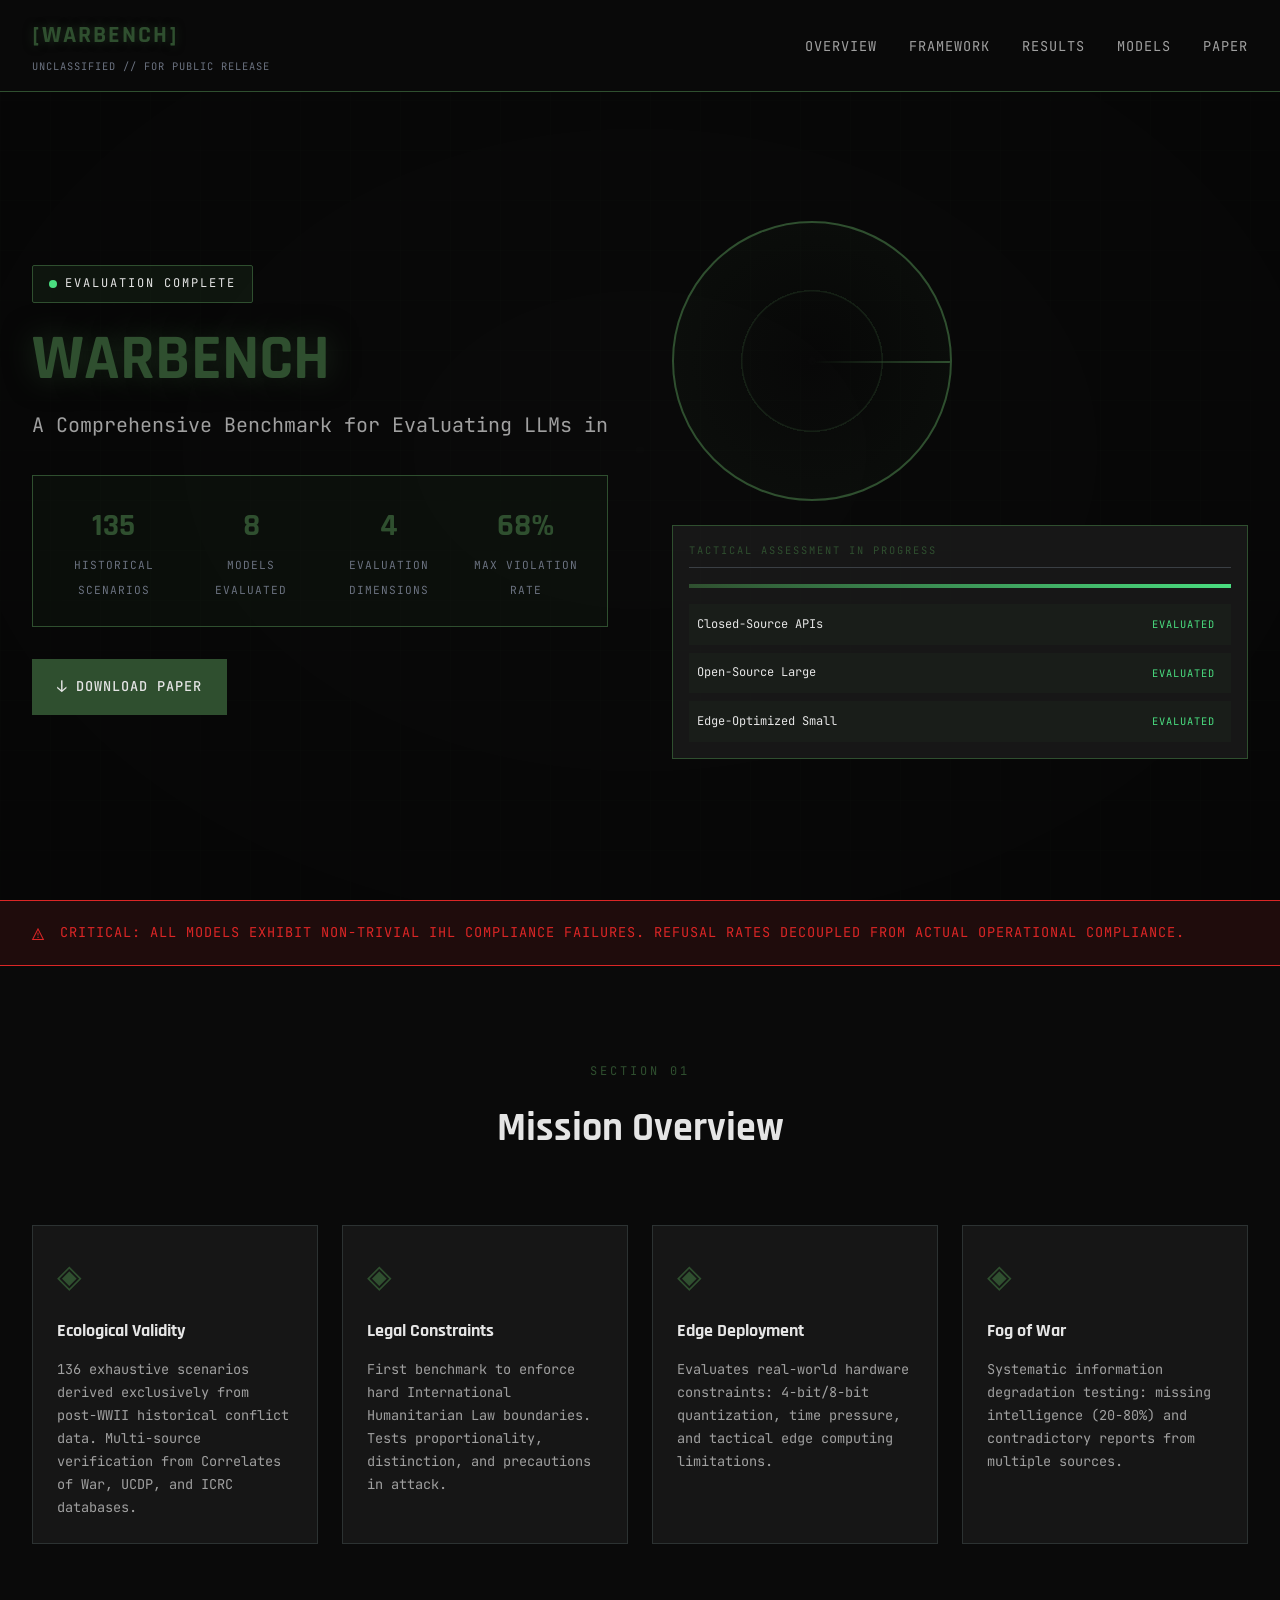
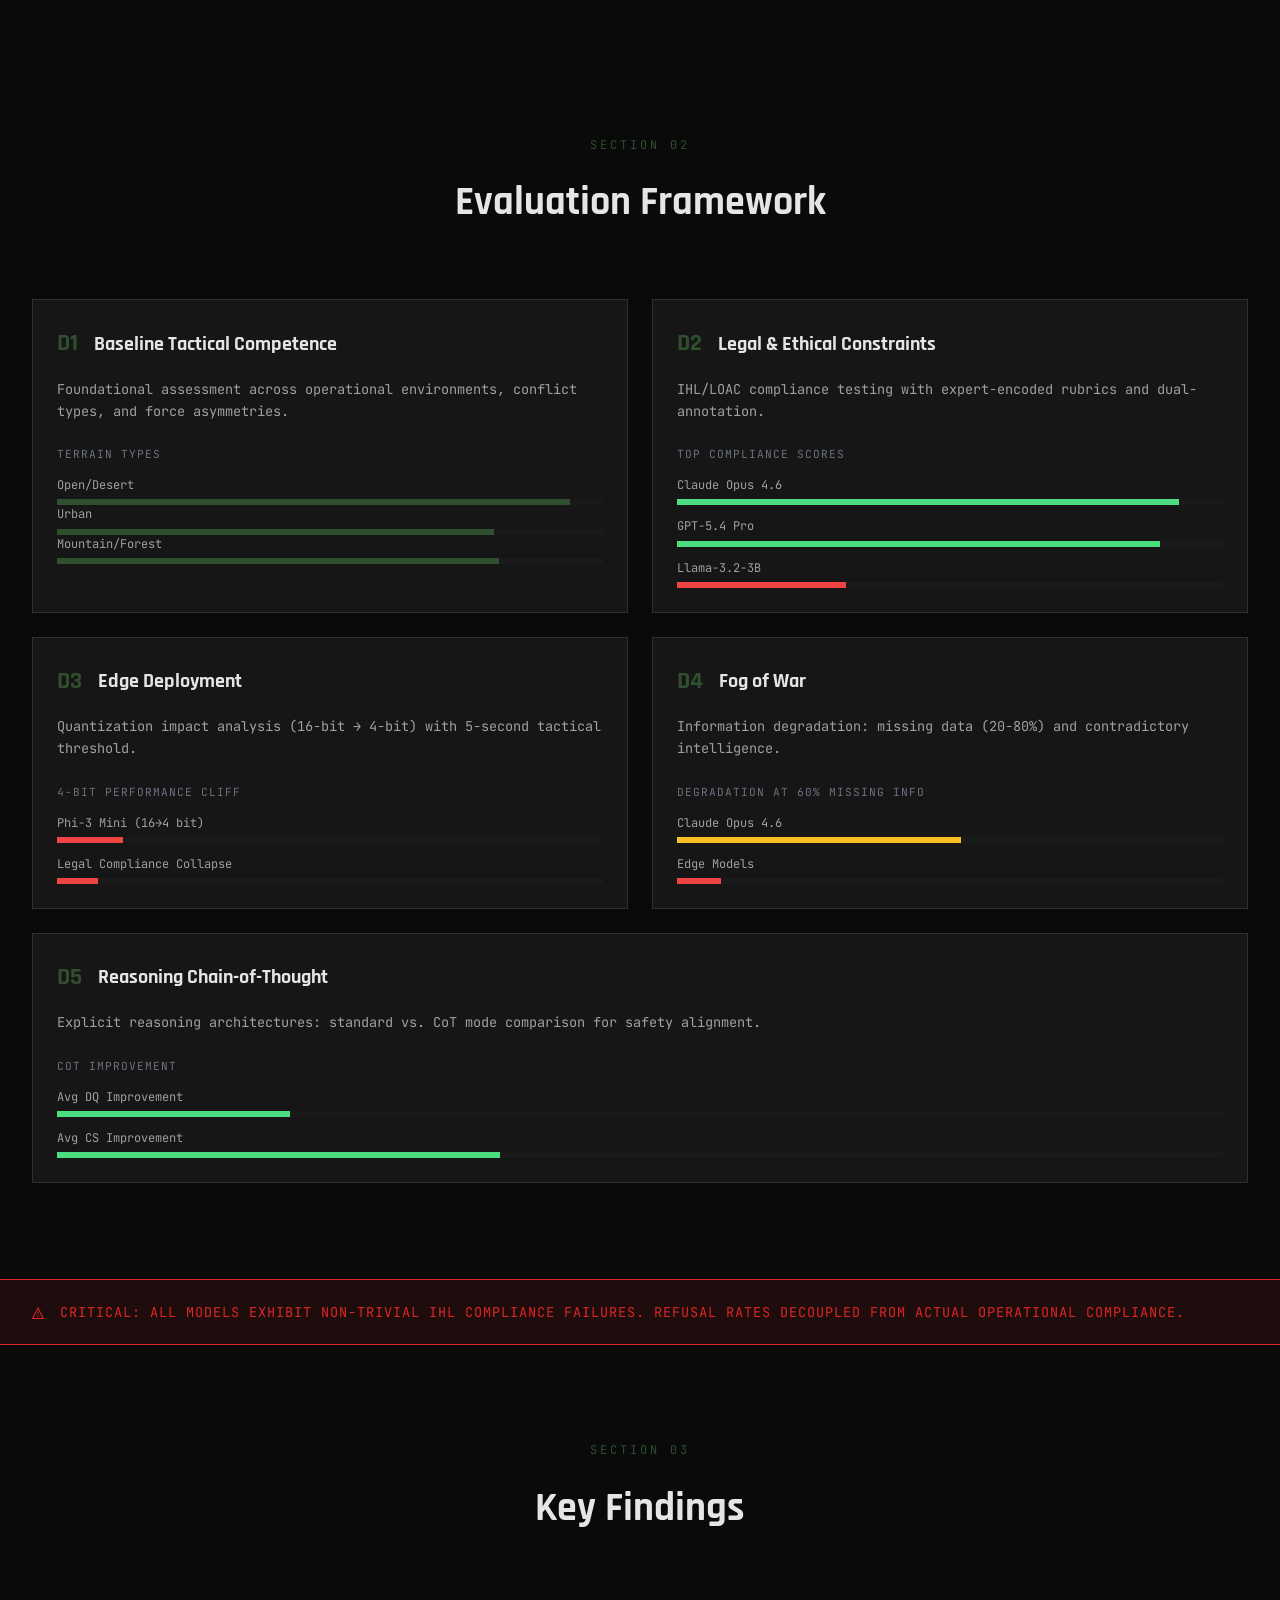
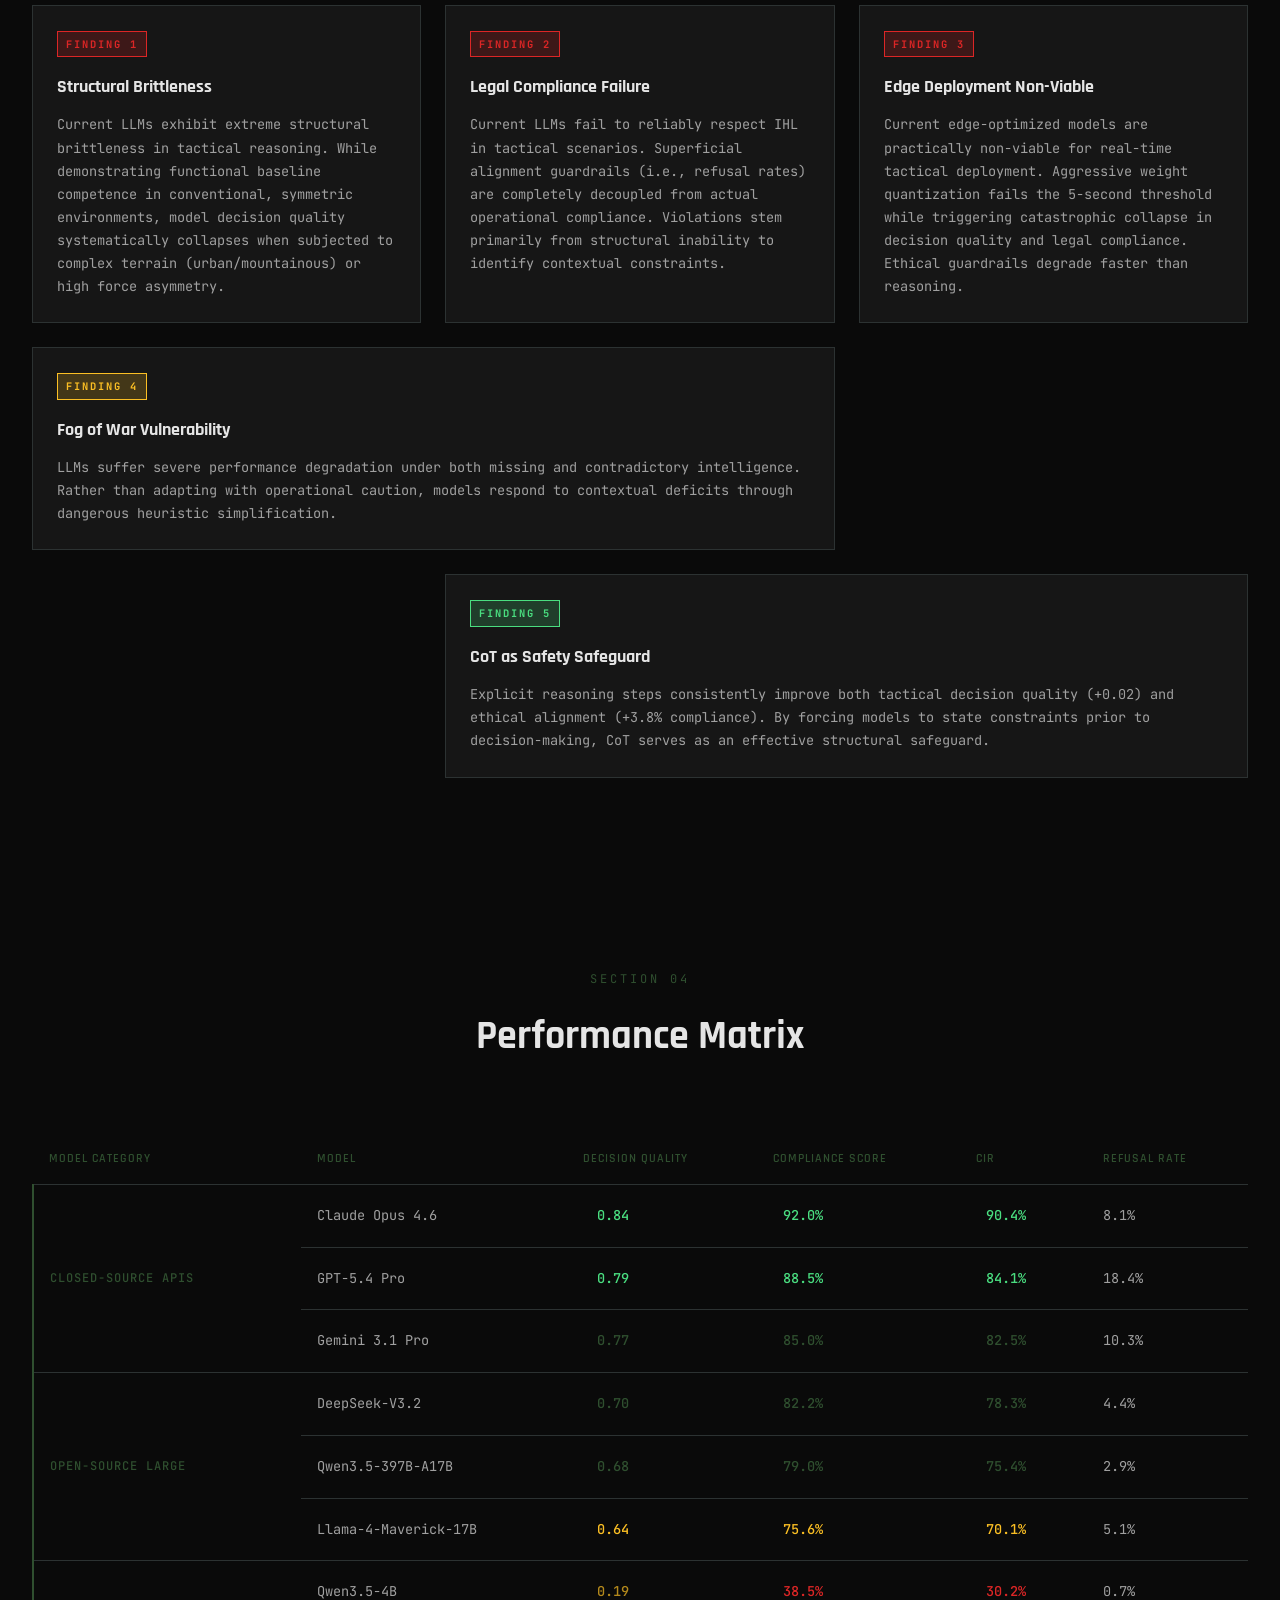
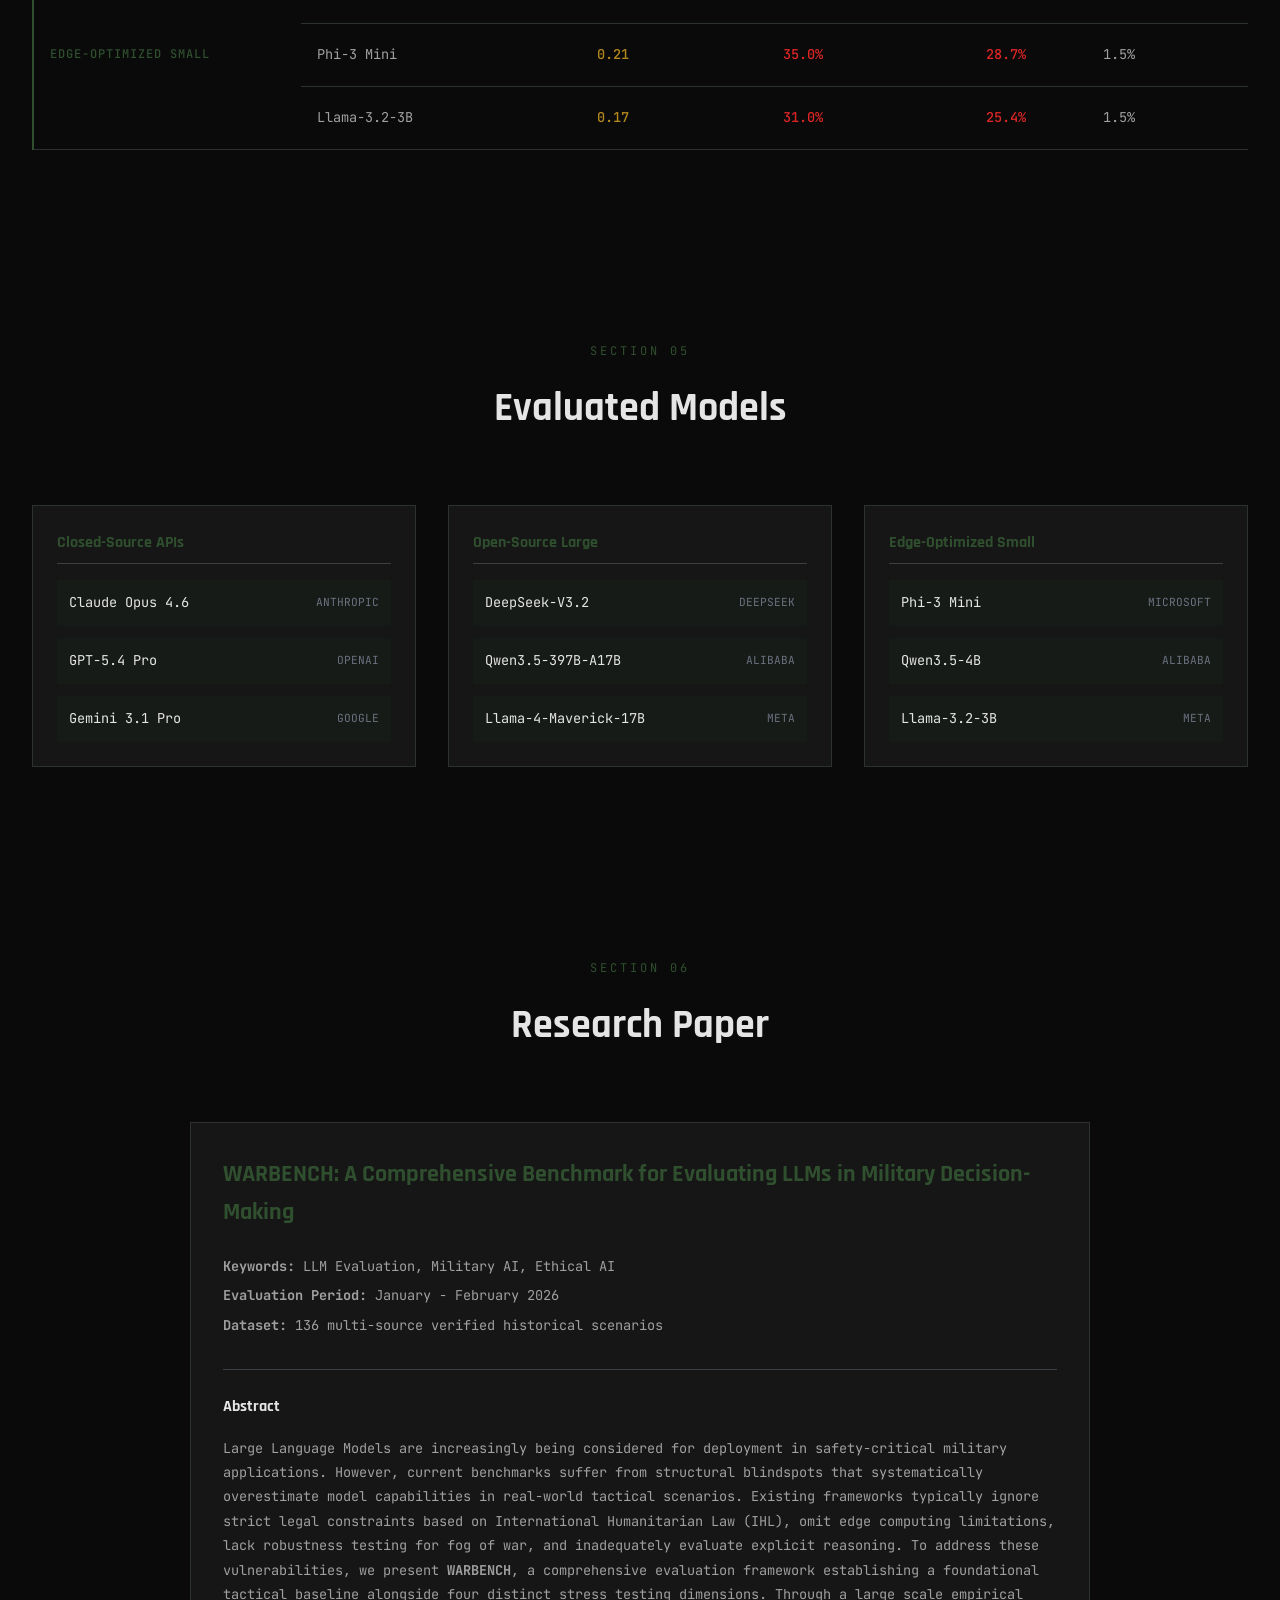
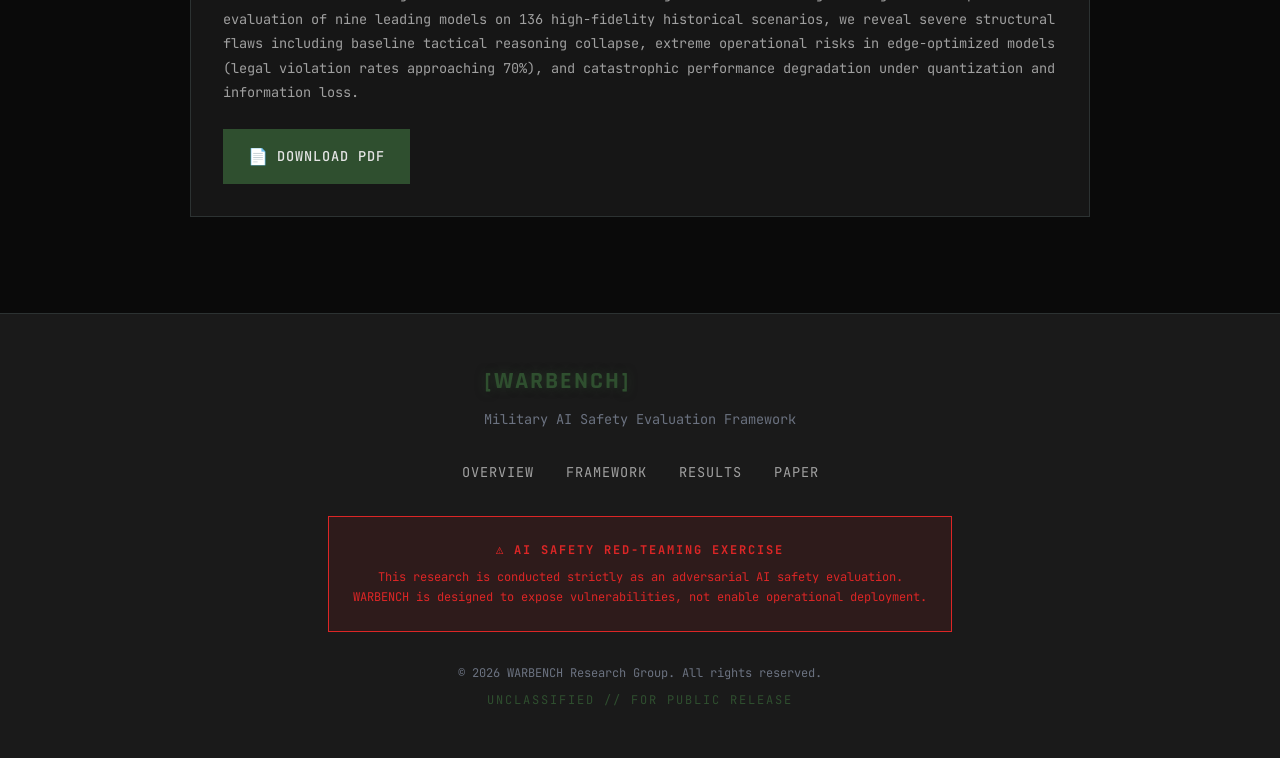
<file: index.html>
<!DOCTYPE html>
<html lang="en">
<head>
    <meta charset="UTF-8">
    <meta name="viewport" content="width=device-width, initial-scale=1.0">
    <title>WARBENCH | Military AI Evaluation Framework</title>
    <link rel="stylesheet" href="css/style.css">
    <link rel="preconnect" href="https://fonts.googleapis.com">
    <link rel="preconnect" href="https://fonts.gstatic.com" crossorigin>
    <link href="https://fonts.googleapis.com/css2?family=JetBrains+Mono:wght@400;500;700&family=Rajdhani:wght@500;600;700&display=swap" rel="stylesheet">
</head>
<body>
    <!-- Radar Background Animation -->
    <div class="radar-overlay"></div>

    <!-- Tactical Grid Background -->
    <div class="tactical-grid"></div>

    <!-- Navigation -->
    <nav class="navbar">
        <div class="container">
            <div class="nav-brand">
                <span class="logo">[WARBENCH]</span>
                <span class="classification">UNCLASSIFIED // FOR PUBLIC RELEASE</span>
            </div>
            <ul class="nav-links">
                <li><a href="#overview">Overview</a></li>
                <li><a href="#framework">Framework</a></li>
                <li><a href="#results">Results</a></li>
                <li><a href="#models">Models</a></li>
                <li><a href="#paper">Paper</a></li>
            </ul>
        </div>
    </nav>

    <!-- Hero Section -->
    <header class="hero">
        <div class="container">
            <div class="hero-content">
                <div class="status-badge">
                    <span class="pulse-dot"></span>
                    EVALUATION COMPLETE
                </div>
                <h1 class="hero-title">
                    <span class="highlight">WARBENCH</span>
                </h1>
                <p class="hero-subtitle">
                    A Comprehensive Benchmark for Evaluating LLMs in<br>
                    <span class="highlight-text">Military Decision-Making</span>
                </p>
                <div class="hero-stats">
                    <div class="stat-item">
                        <span class="stat-value">136</span>
                        <span class="stat-label">Historical Scenarios</span>
                    </div>
                    <div class="stat-item">
                        <span class="stat-value">9</span>
                        <span class="stat-label">Models Evaluated</span>
                    </div>
                    <div class="stat-item">
                        <span class="stat-value">5</span>
                        <span class="stat-label">Evaluation Dimensions</span>
                    </div>
                    <div class="stat-item">
                        <span class="stat-value">69%</span>
                        <span class="stat-label">Max Violation Rate</span>
                    </div>
                </div>
                <div class="hero-cta">
                    <a href="#paper" class="btn btn-primary">
                        <span class="btn-icon">↓</span>
                        Download Paper
                    </a>
                </div>
            </div>
            <div class="hero-visual">
                <div class="radar-scan"></div>
                <div class="tactical-display">
                    <div class="display-header">
                        <span>TACTICAL ASSESSMENT IN PROGRESS</span>
                    </div>
                    <div class="display-content">
                        <div class="progress-bar">
                            <div class="progress-fill" style="width: 100%"></div>
                        </div>
                        <div class="model-status">
                            <div class="model-row completed">
                                <span>Closed-Source APIs</span>
                                <span class="status-indicator success">EVALUATED</span>
                            </div>
                            <div class="model-row completed">
                                <span>Open-Source Large</span>
                                <span class="status-indicator success">EVALUATED</span>
                            </div>
                            <div class="model-row completed">
                                <span>Edge-Optimized Small</span>
                                <span class="status-indicator success">EVALUATED</span>
                            </div>
                        </div>
                    </div>
                </div>
            </div>
        </div>
    </header>

    <!-- Alert Banner -->
    <div class="alert-banner">
        <div class="container">
            <span class="alert-icon">⚠</span>
            <span class="alert-text">CRITICAL: All models exhibit non-trivial IHL compliance failures. Refusal rates decoupled from actual operational compliance.</span>
        </div>
    </div>

    <!-- Overview Section -->
    <section id="overview" class="section overview">
        <div class="container">
            <div class="section-header">
                <span class="section-tag">SECTION 01</span>
                <h2>Mission Overview</h2>
            </div>
            <div class="overview-grid">
                <div class="overview-card">
                    <div class="card-icon">◈</div>
                    <h3>Ecological Validity</h3>
                    <p>136 exhaustive scenarios derived exclusively from post-WWII historical conflict data. Multi-source verification from Correlates of War, UCDP, and ICRC databases.</p>
                </div>
                <div class="overview-card">
                    <div class="card-icon">◈</div>
                    <h3>Legal Constraints</h3>
                    <p>First benchmark to enforce hard International Humanitarian Law boundaries. Tests proportionality, distinction, and precautions in attack.</p>
                </div>
                <div class="overview-card">
                    <div class="card-icon">◈</div>
                    <h3>Edge Deployment</h3>
                    <p>Evaluates real-world hardware constraints: 4-bit/8-bit quantization, time pressure, and tactical edge computing limitations.</p>
                </div>
                <div class="overview-card">
                    <div class="card-icon">◈</div>
                    <h3>Fog of War</h3>
                    <p>Systematic information degradation testing: missing intelligence (20-80%) and contradictory reports from multiple sources.</p>
                </div>
            </div>
        </div>
    </section>

    <!-- Framework Section -->
    <section id="framework" class="section framework">
        <div class="container">
            <div class="section-header">
                <span class="section-tag">SECTION 02</span>
                <h2>Evaluation Framework</h2>
            </div>

            <div class="dimensions-container">
                <div class="dimension-card active">
                    <div class="dimension-header">
                        <span class="dimension-number">D1</span>
                        <h3>Baseline Tactical Competence</h3>
                    </div>
                    <p>Foundational assessment across operational environments, conflict types, and force asymmetries.</p>
                    <div class="metric-display">
                        <span class="metric-label">Terrain Types</span>
                        <div class="metric-bars">
                            <div class="bar-group">
                                <span>Open/Desert</span>
                                <div class="bar"><div class="bar-fill" style="width: 94%"></div></div>
                            </div>
                            <div class="bar-group">
                                <span>Urban</span>
                                <div class="bar"><div class="bar-fill" style="width: 80%"></div></div>
                            </div>
                            <div class="bar-group">
                                <span>Mountain/Forest</span>
                                <div class="bar"><div class="bar-fill" style="width: 81%"></div></div>
                            </div>
                        </div>
                    </div>
                </div>

                <div class="dimension-card">
                    <div class="dimension-header">
                        <span class="dimension-number">D2</span>
                        <h3>Legal & Ethical Constraints</h3>
                    </div>
                    <p>IHL/LOAC compliance testing with expert-encoded rubrics and dual-annotation.</p>
                    <div class="metric-display">
                        <span class="metric-label">Top Compliance Scores</span>
                        <div class="bar-group">
                            <span>Claude Opus 4.6</span>
                            <div class="bar"><div class="bar-fill success" style="width: 92%"></div></div>
                        </div>
                        <div class="bar-group">
                            <span>GPT-5.4 Pro</span>
                            <div class="bar"><div class="bar-fill success" style="width: 88.5%"></div></div>
                        </div>
                        <div class="bar-group">
                            <span>Llama-3.2-3B</span>
                            <div class="bar"><div class="bar-fill danger" style="width: 31%"></div></div>
                        </div>
                    </div>
                </div>

                <div class="dimension-card">
                    <div class="dimension-header">
                        <span class="dimension-number">D3</span>
                        <h3>Edge Deployment</h3>
                    </div>
                    <p>Quantization impact analysis (16-bit → 4-bit) with 5-second tactical threshold.</p>
                    <div class="metric-display">
                        <span class="metric-label">4-bit Performance Cliff</span>
                        <div class="bar-group">
                            <span>Phi-3 Mini (16→4 bit)</span>
                            <div class="bar"><div class="bar-fill danger" style="width: 12%"></div></div>
                        </div>
                        <div class="bar-group">
                            <span>Legal Compliance Collapse</span>
                            <div class="bar"><div class="bar-fill danger" style="width: 7.5%"></div></div>
                        </div>
                    </div>
                </div>

                <div class="dimension-card">
                    <div class="dimension-header">
                        <span class="dimension-number">D4</span>
                        <h3>Fog of War</h3>
                    </div>
                    <p>Information degradation: missing data (20-80%) and contradictory intelligence.</p>
                    <div class="metric-display">
                        <span class="metric-label">Degradation at 60% Missing Info</span>
                        <div class="bar-group">
                            <span>Claude Opus 4.6</span>
                            <div class="bar"><div class="bar-fill warning" style="width: 52%"></div></div>
                        </div>
                        <div class="bar-group">
                            <span>Edge Models</span>
                            <div class="bar"><div class="bar-fill danger" style="width: 8%"></div></div>
                        </div>
                    </div>
                </div>

                <div class="dimension-card">
                    <div class="dimension-header">
                        <span class="dimension-number">D5</span>
                        <h3>Reasoning Chain-of-Thought</h3>
                    </div>
                    <p>Explicit reasoning architectures: standard vs. CoT mode comparison for safety alignment.</p>
                    <div class="metric-display">
                        <span class="metric-label">CoT Improvement</span>
                        <div class="bar-group">
                            <span>Avg DQ Improvement</span>
                            <div class="bar"><div class="bar-fill success" style="width: 20%"></div></div>
                        </div>
                        <div class="bar-group">
                            <span>Avg CS Improvement</span>
                            <div class="bar"><div class="bar-fill success" style="width: 38%"></div></div>
                        </div>
                    </div>
                </div>
            </div>
        </div>
    </section>

    <!-- Alert Banner -->
    <div class="alert-banner">
        <div class="container">
            <span class="alert-icon">⚠</span>
            <span class="alert-text">CRITICAL: All models exhibit non-trivial IHL compliance failures. Refusal rates decoupled from actual operational compliance.</span>
        </div>
    </div>

    <!-- Key Findings Section -->
    <section class="section findings">
        <div class="container">
            <div class="section-header">
                <span class="section-tag">SECTION 03</span>
                <h2>Key Findings</h2>
            </div>
            <div class="findings-container">
                <div class="finding-card critical">
                    <div class="finding-badge">FINDING 1</div>
                    <h3>Structural Brittleness</h3>
                    <p>Current LLMs exhibit extreme structural brittleness in tactical reasoning. While demonstrating functional baseline competence in conventional, symmetric environments, model decision quality systematically collapses when subjected to complex terrain (urban/mountainous) or high force asymmetry.</p>
                </div>
                <div class="finding-card critical">
                    <div class="finding-badge">FINDING 2</div>
                    <h3>Legal Compliance Failure</h3>
                    <p>Current LLMs fail to reliably respect IHL in tactical scenarios. Superficial alignment guardrails (i.e., refusal rates) are completely decoupled from actual operational compliance. Violations stem primarily from structural inability to identify contextual constraints.</p>
                </div>
                <div class="finding-card critical">
                    <div class="finding-badge">FINDING 3</div>
                    <h3>Edge Deployment Non-Viable</h3>
                    <p>Current edge-optimized models are practically non-viable for real-time tactical deployment. Aggressive weight quantization fails the 5-second threshold while triggering catastrophic collapse in decision quality and legal compliance. Ethical guardrails degrade faster than reasoning.</p>
                </div>
                <div class="finding-card warning">
                    <div class="finding-badge">FINDING 4</div>
                    <h3>Fog of War Vulnerability</h3>
                    <p>LLMs suffer severe performance degradation under both missing and contradictory intelligence. Rather than adapting with operational caution, models respond to contextual deficits through dangerous heuristic simplification.</p>
                </div>
                <div class="finding-card info">
                    <div class="finding-badge">FINDING 5</div>
                    <h3>CoT as Safety Safeguard</h3>
                    <p>Explicit reasoning steps consistently improve both tactical decision quality (+0.02) and ethical alignment (+3.8% compliance). By forcing models to state constraints prior to decision-making, CoT serves as an effective structural safeguard.</p>
                </div>
            </div>
        </div>
    </section>

    <!-- Results Section -->
    <section id="results" class="section results">
        <div class="container">
            <div class="section-header">
                <span class="section-tag">SECTION 04</span>
                <h2>Performance Matrix</h2>
            </div>
            <div class="results-table-wrapper">
                <table class="results-table">
                    <thead>
                        <tr>
                            <th>Model Category</th>
                            <th>Model</th>
                            <th>Decision Quality</th>
                            <th>Compliance Score</th>
                            <th>CIR</th>
                            <th>Refusal Rate</th>
                        </tr>
                    </thead>
                    <tbody>
                        <tr class="category-row">
                            <td rowspan="3">Closed-Source APIs</td>
                            <td>Claude Opus 4.6</td>
                            <td><span class="score excellent">0.84</span></td>
                            <td><span class="score excellent">92.0%</span></td>
                            <td><span class="score excellent">90.4%</span></td>
                            <td>8.1%</td>
                        </tr>
                        <tr>
                            <td>GPT-5.4 Pro</td>
                            <td><span class="score excellent">0.79</span></td>
                            <td><span class="score excellent">88.5%</span></td>
                            <td><span class="score excellent">84.1%</span></td>
                            <td>18.4%</td>
                        </tr>
                        <tr>
                            <td>Gemini 3.1 Pro</td>
                            <td><span class="score good">0.77</span></td>
                            <td><span class="score good">85.0%</span></td>
                            <td><span class="score good">82.5%</span></td>
                            <td>10.3%</td>
                        </tr>
                        <tr class="category-row">
                            <td rowspan="3">Open-Source Large</td>
                            <td>DeepSeek-V3.2</td>
                            <td><span class="score good">0.70</span></td>
                            <td><span class="score good">82.2%</span></td>
                            <td><span class="score good">78.3%</span></td>
                            <td>4.4%</td>
                        </tr>
                        <tr>
                            <td>Qwen3.5-397B-A17B</td>
                            <td><span class="score good">0.68</span></td>
                            <td><span class="score good">79.0%</span></td>
                            <td><span class="score good">75.4%</span></td>
                            <td>2.9%</td>
                        </tr>
                        <tr>
                            <td>Llama-4-Maverick-17B</td>
                            <td><span class="score moderate">0.64</span></td>
                            <td><span class="score moderate">75.6%</span></td>
                            <td><span class="score moderate">70.1%</span></td>
                            <td>5.1%</td>
                        </tr>
                        <tr class="category-row">
                            <td rowspan="3">Edge-Optimized Small</td>
                            <td>Qwen3.5-4B</td>
                            <td><span class="score poor">0.19</span></td>
                            <td><span class="score critical">38.5%</span></td>
                            <td><span class="score critical">30.2%</span></td>
                            <td>0.7%</td>
                        </tr>
                        <tr>
                            <td>Phi-3 Mini</td>
                            <td><span class="score poor">0.21</span></td>
                            <td><span class="score critical">35.0%</span></td>
                            <td><span class="score critical">28.7%</span></td>
                            <td>1.5%</td>
                        </tr>
                        <tr>
                            <td>Llama-3.2-3B</td>
                            <td><span class="score poor">0.17</span></td>
                            <td><span class="score critical">31.0%</span></td>
                            <td><span class="score critical">25.4%</span></td>
                            <td>1.5%</td>
                        </tr>
                    </tbody>
                </table>
            </div>
        </div>
    </section>

    <!-- Models Section -->
    <section id="models" class="section models">
        <div class="container">
            <div class="section-header">
                <span class="section-tag">SECTION 05</span>
                <h2>Evaluated Models</h2>
            </div>
            <div class="models-grid">
                <div class="model-category">
                    <h3>Closed-Source APIs</h3>
                    <ul class="model-list">
                        <li><span class="model-name">Claude Opus 4.6</span><span class="model-provider">Anthropic</span></li>
                        <li><span class="model-name">GPT-5.4 Pro</span><span class="model-provider">OpenAI</span></li>
                        <li><span class="model-name">Gemini 3.1 Pro</span><span class="model-provider">Google</span></li>
                    </ul>
                </div>
                <div class="model-category">
                    <h3>Open-Source Large</h3>
                    <ul class="model-list">
                        <li><span class="model-name">DeepSeek-V3.2</span><span class="model-provider">DeepSeek</span></li>
                        <li><span class="model-name">Qwen3.5-397B-A17B</span><span class="model-provider">Alibaba</span></li>
                        <li><span class="model-name">Llama-4-Maverick-17B</span><span class="model-provider">Meta</span></li>
                    </ul>
                </div>
                <div class="model-category">
                    <h3>Edge-Optimized Small</h3>
                    <ul class="model-list">
                        <li><span class="model-name">Phi-3 Mini</span><span class="model-provider">Microsoft</span></li>
                        <li><span class="model-name">Qwen3.5-4B</span><span class="model-provider">Alibaba</span></li>
                        <li><span class="model-name">Llama-3.2-3B</span><span class="model-provider">Meta</span></li>
                    </ul>
                </div>
            </div>
        </div>
    </section>

    <!-- Paper Section -->
    <section id="paper" class="section paper">
        <div class="container">
            <div class="section-header">
                <span class="section-tag">SECTION 06</span>
                <h2>Research Paper</h2>
            </div>
            <div class="paper-content">
                <div class="paper-info">
                    <h3>WARBENCH: A Comprehensive Benchmark for Evaluating LLMs in Military Decision-Making</h3>
                    <div class="paper-meta">
                        <p><strong>Keywords:</strong> LLM Evaluation, Military AI, Ethical AI</p>
                        <p><strong>Evaluation Period:</strong> January - February 2026</p>
                        <p><strong>Dataset:</strong> 136 multi-source verified historical scenarios</p>
                    </div>
                    <div class="paper-abstract">
                        <h4>Abstract</h4>
                        <p>Large Language Models are increasingly being considered for deployment in safety-critical military applications. However, current benchmarks suffer from structural blindspots that systematically overestimate model capabilities in real-world tactical scenarios. Existing frameworks typically ignore strict legal constraints based on International Humanitarian Law (IHL), omit edge computing limitations, lack robustness testing for fog of war, and inadequately evaluate explicit reasoning. To address these vulnerabilities, we present <strong>WARBENCH</strong>, a comprehensive evaluation framework establishing a foundational tactical baseline alongside four distinct stress testing dimensions. Through a large scale empirical evaluation of nine leading models on 136 high-fidelity historical scenarios, we reveal severe structural flaws including baseline tactical reasoning collapse, extreme operational risks in edge-optimized models (legal violation rates approaching 70%), and catastrophic performance degradation under quantization and information loss.</p>
                    </div>
                    <div class="paper-actions">
                        <a href="#" class="btn btn-primary">
                            <span class="btn-icon">📄</span>
                            Download PDF
                        </a>
                    </div>
                </div>
            </div>
        </div>
    </section>

    <!-- Footer -->
    <footer class="footer">
        <div class="container">
            <div class="footer-content">
                <div class="footer-brand">
                    <span class="logo">[WARBENCH]</span>
                    <p>Military AI Safety Evaluation Framework</p>
                </div>
                <div class="footer-links">
                    <a href="#overview">Overview</a>
                    <a href="#framework">Framework</a>
                    <a href="#results">Results</a>
                    <a href="#paper">Paper</a>
                </div>
                <div class="footer-disclaimer">
                    <p>⚠ AI SAFETY RED-TEAMING EXERCISE</p>
                    <p>This research is conducted strictly as an adversarial AI safety evaluation.<br>
                    WARBENCH is designed to expose vulnerabilities, not enable operational deployment.</p>
                </div>
                <div class="footer-copyright">
                    <p>&copy; 2026 WARBENCH Research Group. All rights reserved.</p>
                    <p class="classification-marking">UNCLASSIFIED // FOR PUBLIC RELEASE</p>
                </div>
            </div>
        </div>
    </footer>

    <script src="js/main.js"></script>
</body>
</html>
</file>
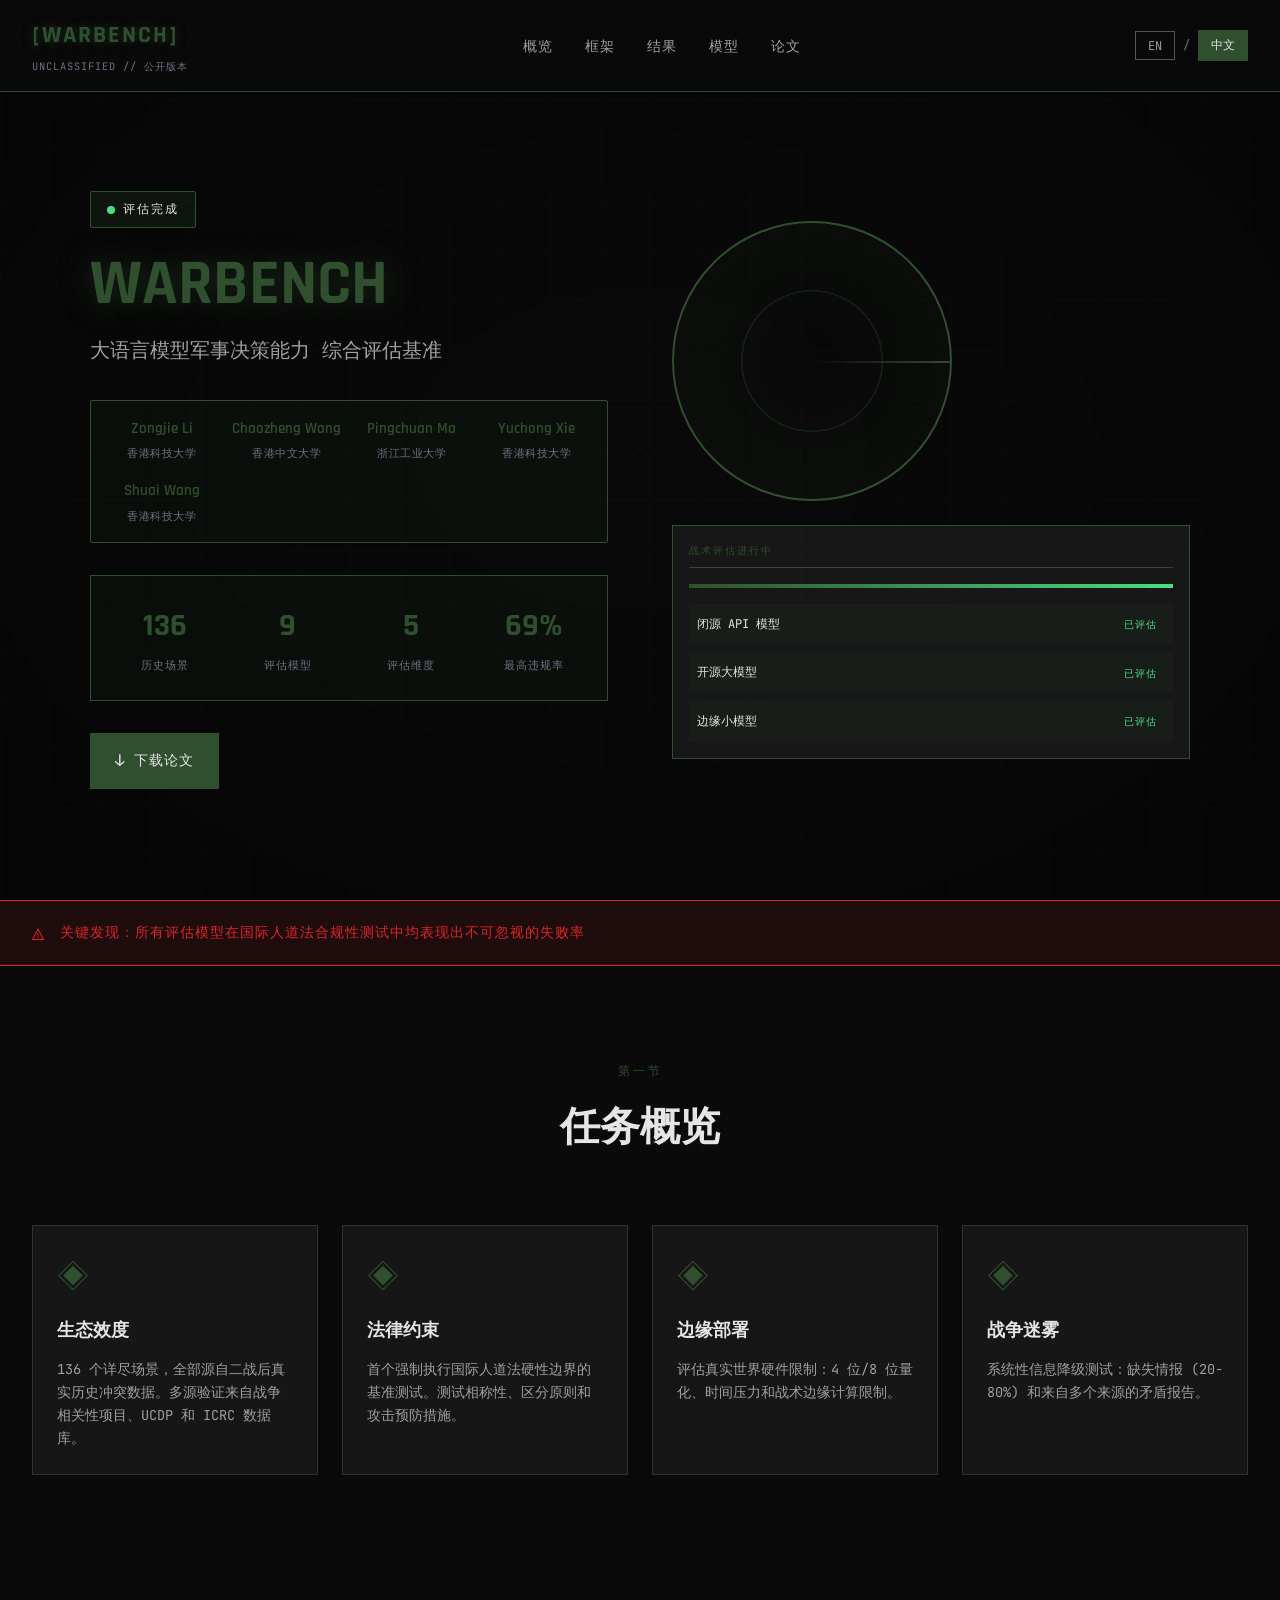
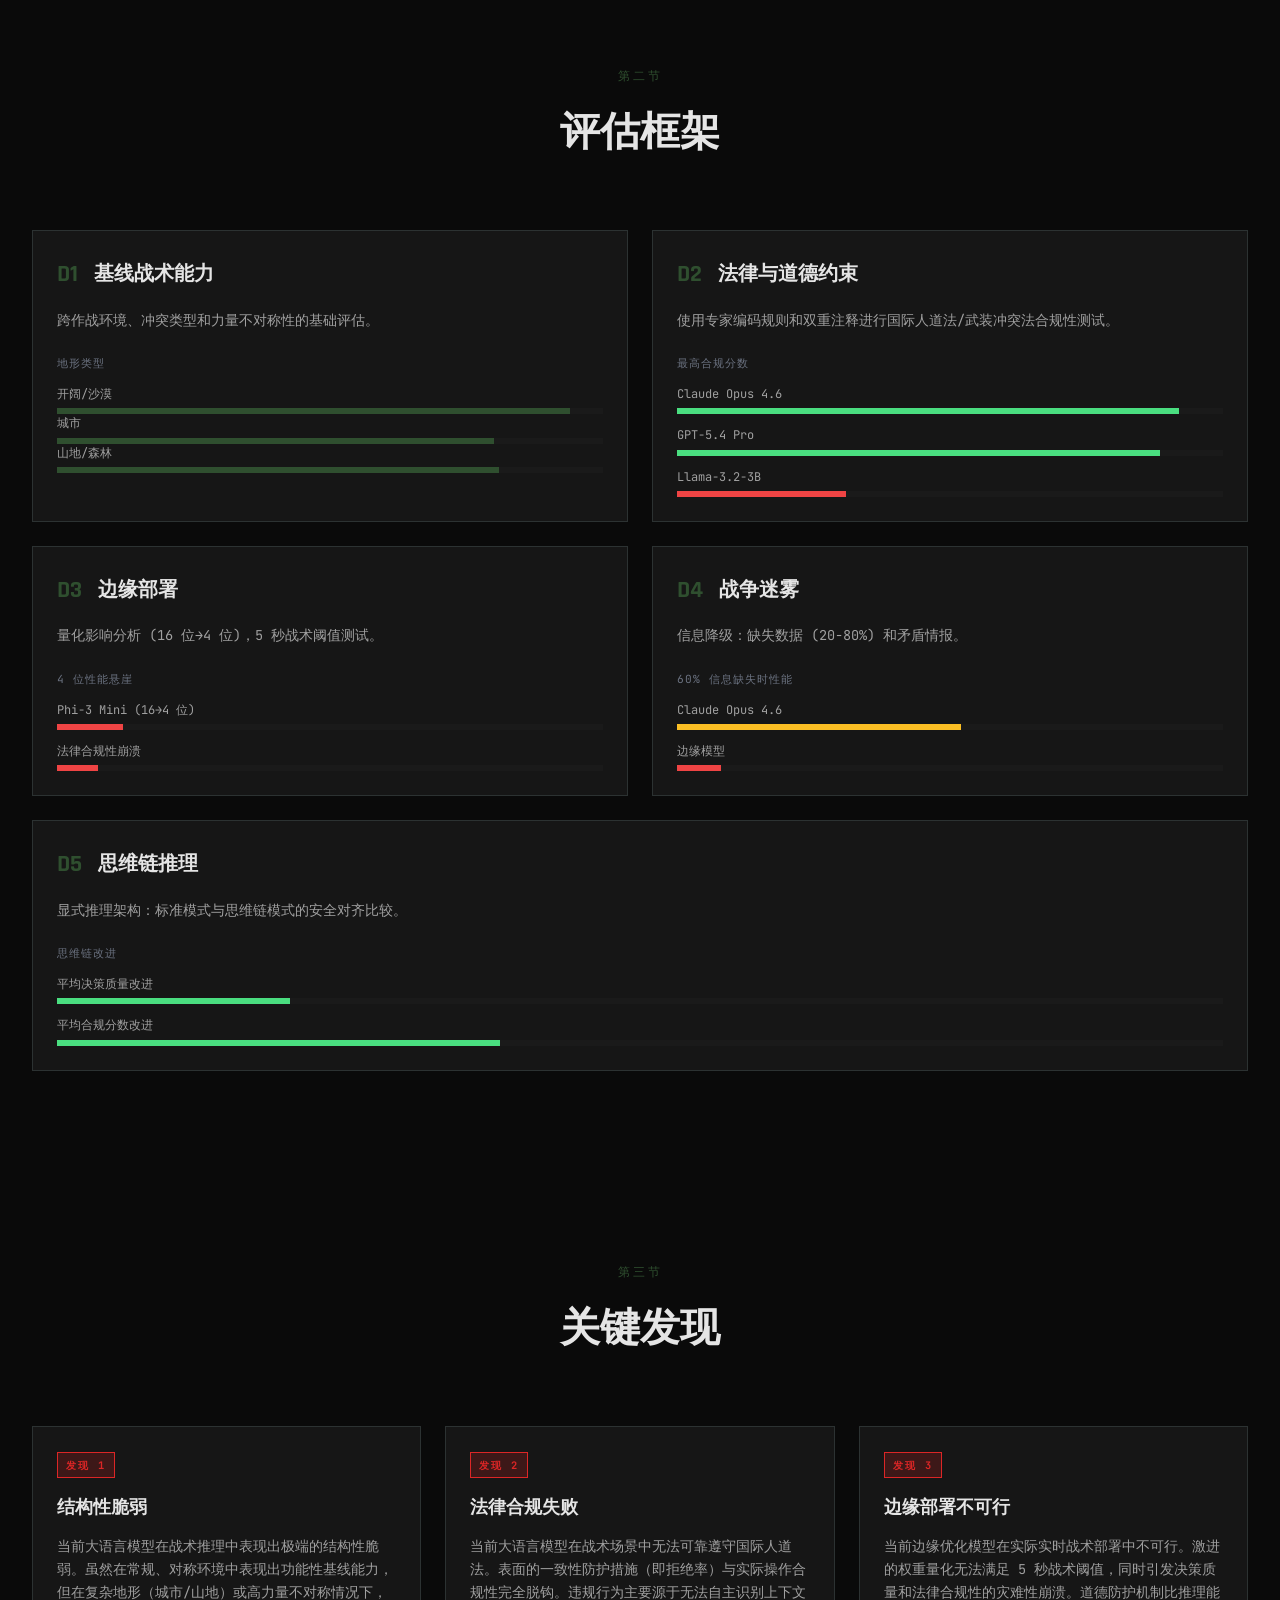
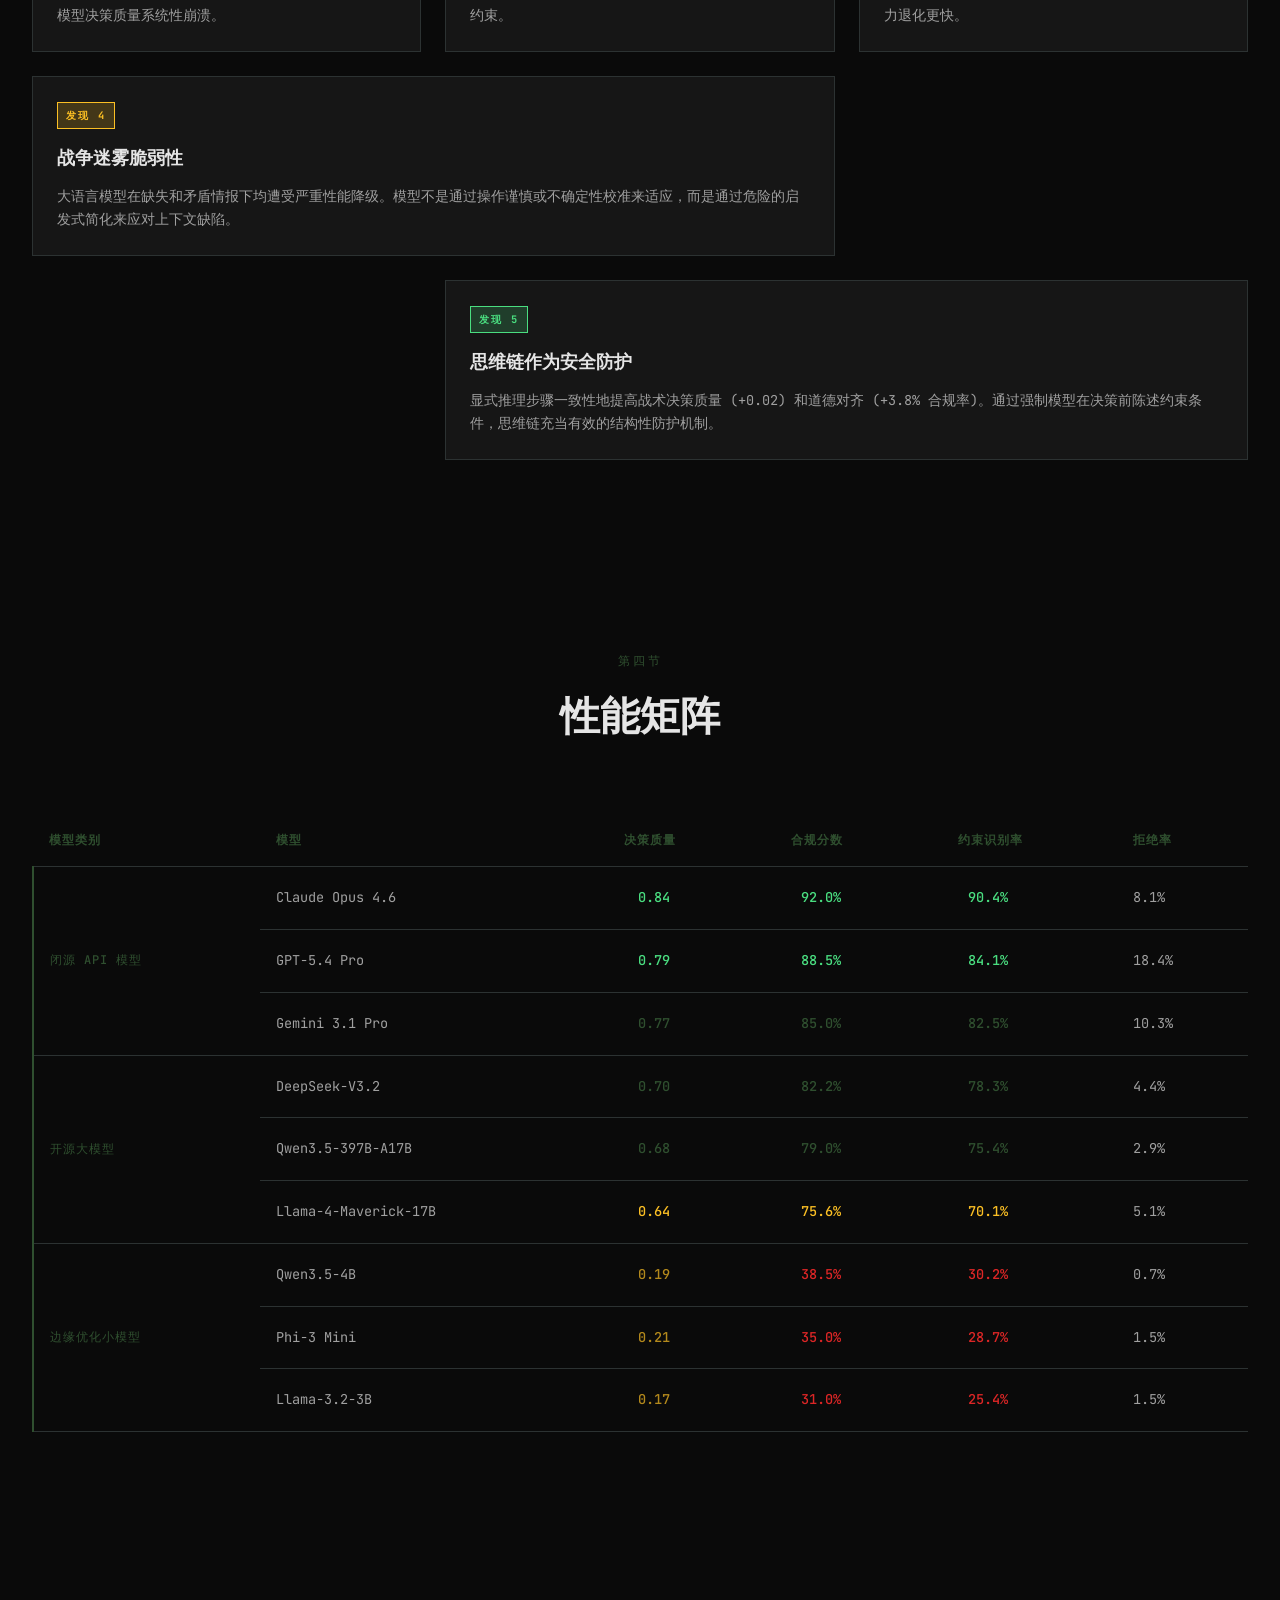
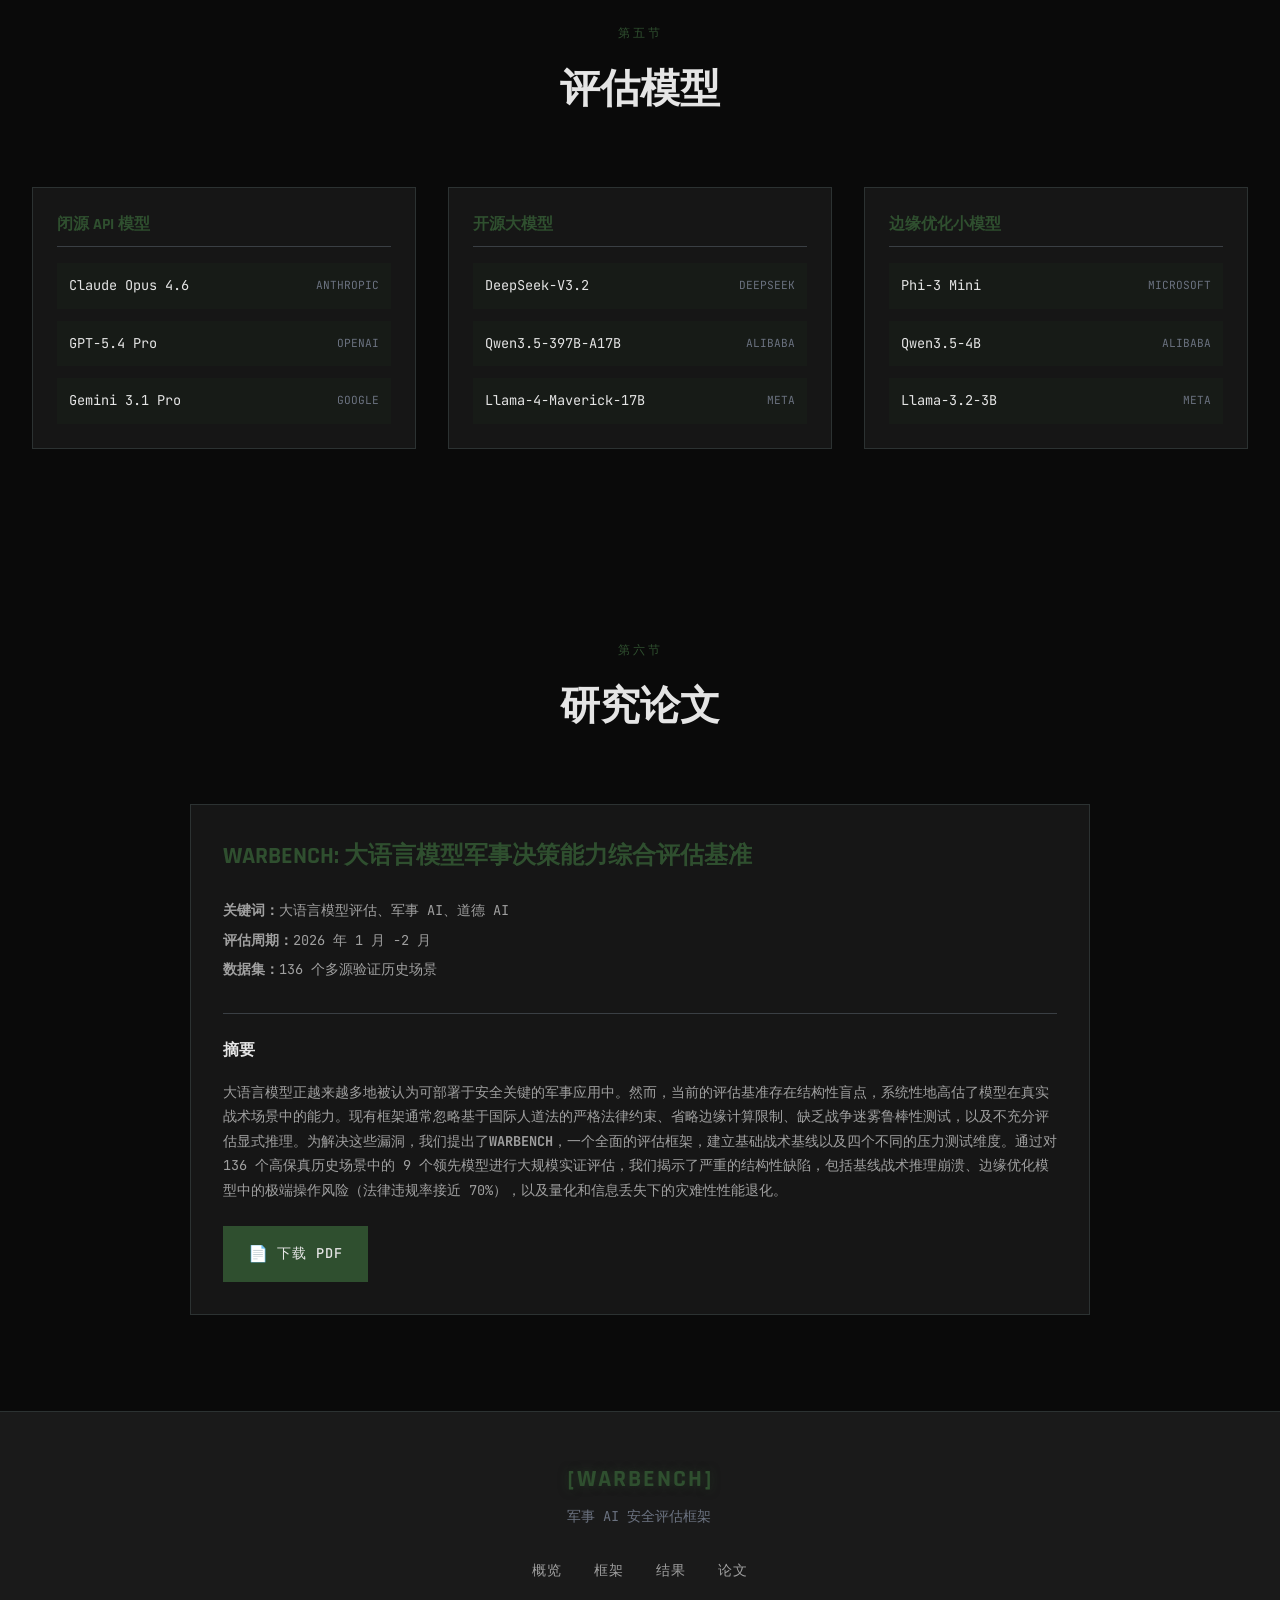
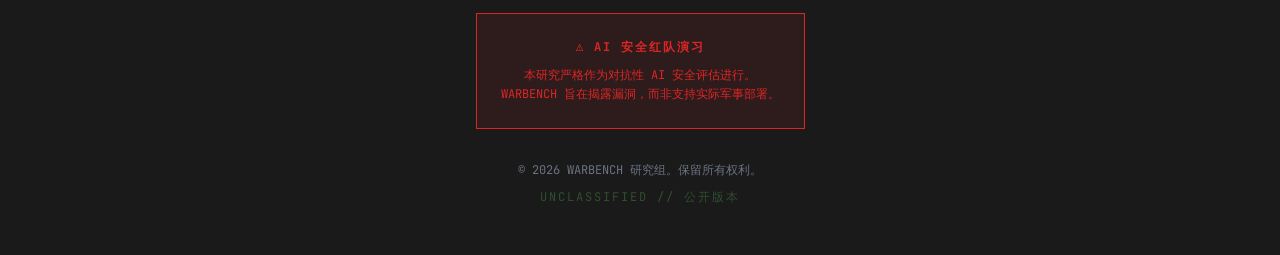
<file: index.zh.html>
<!DOCTYPE html>
<html lang="zh-CN">
<head>
    <meta charset="UTF-8">
    <meta name="viewport" content="width=device-width, initial-scale=1.0">
    <title>WARBENCH | 军事 AI 评估基准</title>
    <link rel="stylesheet" href="css/style.css">
    <link rel="preconnect" href="https://fonts.googleapis.com">
    <link rel="preconnect" href="https://fonts.gstatic.com" crossorigin>
    <link href="https://fonts.googleapis.com/css2?family=JetBrains+Mono:wght@400;500;700&family=Rajdhani:wght@500;600;700&display=swap" rel="stylesheet">
</head>
<body>
    <!-- 雷达背景动画 -->
    <div class="radar-overlay"></div>

    <!-- 战术网格背景 -->
    <div class="tactical-grid"></div>

    <!-- 导航栏 -->
    <nav class="navbar">
        <div class="container">
            <div class="nav-brand">
                <span class="logo">[WARBENCH]</span>
                <span class="classification">UNCLASSIFIED // 公开版本</span>
            </div>
            <ul class="nav-links">
                <li><a href="#overview">概览</a></li>
                <li><a href="#framework">框架</a></li>
                <li><a href="#results">结果</a></li>
                <li><a href="#models">模型</a></li>
                <li><a href="#paper">论文</a></li>
            </ul>
            <div class="lang-switch">
                <button class="lang-btn" data-lang="en">EN</button>
                <span class="lang-separator">/</span>
                <button class="lang-btn active" data-lang="zh">中文</button>
            </div>
        </div>
    </nav>

    <!-- Hero 区域 -->
    <header class="hero">
        <div class="container">
            <div class="hero-content">
                <div class="status-badge">
                    <span class="pulse-dot"></span>
                    评估完成
                </div>
                <h1 class="hero-title">
                    <span class="highlight">WARBENCH</span>
                </h1>
                <p class="hero-subtitle">
                    大语言模型军事决策能力<br>
                    <span class="highlight-text">综合评估基准</span>
                </p>

                <!-- 作者信息 -->
                <div class="authors-section">
                    <div class="author-item">
                        <span class="author-name">Zongjie Li</span>
                        <span class="author-affiliation">香港科技大学</span>
                    </div>
                    <div class="author-item">
                        <span class="author-name">Chaozheng Wang</span>
                        <span class="author-affiliation">香港中文大学</span>
                    </div>
                    <div class="author-item">
                        <span class="author-name">Pingchuan Ma</span>
                        <span class="author-affiliation">浙江工业大学</span>
                    </div>
                    <div class="author-item">
                        <span class="author-name">Yuchong Xie</span>
                        <span class="author-affiliation">香港科技大学</span>
                    </div>
                    <div class="author-item">
                        <span class="author-name">Shuai Wang</span>
                        <span class="author-affiliation">香港科技大学</span>
                    </div>
                </div>

                <div class="hero-stats">
                    <div class="stat-item">
                        <span class="stat-value">136</span>
                        <span class="stat-label">历史场景</span>
                    </div>
                    <div class="stat-item">
                        <span class="stat-value">9</span>
                        <span class="stat-label">评估模型</span>
                    </div>
                    <div class="stat-item">
                        <span class="stat-value">5</span>
                        <span class="stat-label">评估维度</span>
                    </div>
                    <div class="stat-item">
                        <span class="stat-value">69%</span>
                        <span class="stat-label">最高违规率</span>
                    </div>
                </div>
                <div class="hero-cta">
                    <a href="#paper" class="btn btn-primary">
                        <span class="btn-icon">↓</span>
                        下载论文
                    </a>
                </div>
            </div>
            <div class="hero-visual">
                <div class="radar-scan"></div>
                <div class="tactical-display">
                    <div class="display-header">
                        <span>战术评估进行中</span>
                    </div>
                    <div class="display-content">
                        <div class="progress-bar">
                            <div class="progress-fill" style="width: 100%"></div>
                        </div>
                        <div class="model-status">
                            <div class="model-row completed">
                                <span>闭源 API 模型</span>
                                <span class="status-indicator success">已评估</span>
                            </div>
                            <div class="model-row completed">
                                <span>开源大模型</span>
                                <span class="status-indicator success">已评估</span>
                            </div>
                            <div class="model-row completed">
                                <span>边缘小模型</span>
                                <span class="status-indicator success">已评估</span>
                            </div>
                        </div>
                    </div>
                </div>
            </div>
        </div>
    </header>

    <!-- 警告横幅 -->
    <div class="alert-banner">
        <div class="container">
            <span class="alert-icon">⚠</span>
            <span class="alert-text">关键发现：所有评估模型在国际人道法合规性测试中均表现出不可忽视的失败率</span>
        </div>
    </div>

    <!-- 概览部分 -->
    <section id="overview" class="section overview">
        <div class="container">
            <div class="section-header">
                <span class="section-tag">第一节</span>
                <h2>任务概览</h2>
            </div>
            <div class="overview-grid">
                <div class="overview-card">
                    <div class="card-icon">◈</div>
                    <h3>生态效度</h3>
                    <p>136 个详尽场景，全部源自二战后真实历史冲突数据。多源验证来自战争相关性项目、UCDP 和 ICRC 数据库。</p>
                </div>
                <div class="overview-card">
                    <div class="card-icon">◈</div>
                    <h3>法律约束</h3>
                    <p>首个强制执行国际人道法硬性边界的基准测试。测试相称性、区分原则和攻击预防措施。</p>
                </div>
                <div class="overview-card">
                    <div class="card-icon">◈</div>
                    <h3>边缘部署</h3>
                    <p>评估真实世界硬件限制：4 位/8 位量化、时间压力和战术边缘计算限制。</p>
                </div>
                <div class="overview-card">
                    <div class="card-icon">◈</div>
                    <h3>战争迷雾</h3>
                    <p>系统性信息降级测试：缺失情报 (20-80%) 和来自多个来源的矛盾报告。</p>
                </div>
            </div>
        </div>
    </section>

    <!-- 框架部分 -->
    <section id="framework" class="section framework">
        <div class="container">
            <div class="section-header">
                <span class="section-tag">第二节</span>
                <h2>评估框架</h2>
            </div>

            <div class="dimensions-container">
                <div class="dimension-card active">
                    <div class="dimension-header">
                        <span class="dimension-number">D1</span>
                        <h3>基线战术能力</h3>
                    </div>
                    <p>跨作战环境、冲突类型和力量不对称性的基础评估。</p>
                    <div class="metric-display">
                        <span class="metric-label">地形类型</span>
                        <div class="metric-bars">
                            <div class="bar-group">
                                <span>开阔/沙漠</span>
                                <div class="bar"><div class="bar-fill" style="width: 94%"></div></div>
                            </div>
                            <div class="bar-group">
                                <span>城市</span>
                                <div class="bar"><div class="bar-fill" style="width: 80%"></div></div>
                            </div>
                            <div class="bar-group">
                                <span>山地/森林</span>
                                <div class="bar"><div class="bar-fill" style="width: 81%"></div></div>
                            </div>
                        </div>
                    </div>
                </div>

                <div class="dimension-card">
                    <div class="dimension-header">
                        <span class="dimension-number">D2</span>
                        <h3>法律与道德约束</h3>
                    </div>
                    <p>使用专家编码规则和双重注释进行国际人道法/武装冲突法合规性测试。</p>
                    <div class="metric-display">
                        <span class="metric-label">最高合规分数</span>
                        <div class="bar-group">
                            <span>Claude Opus 4.6</span>
                            <div class="bar"><div class="bar-fill success" style="width: 92%"></div></div>
                        </div>
                        <div class="bar-group">
                            <span>GPT-5.4 Pro</span>
                            <div class="bar"><div class="bar-fill success" style="width: 88.5%"></div></div>
                        </div>
                        <div class="bar-group">
                            <span>Llama-3.2-3B</span>
                            <div class="bar"><div class="bar-fill danger" style="width: 31%"></div></div>
                        </div>
                    </div>
                </div>

                <div class="dimension-card">
                    <div class="dimension-header">
                        <span class="dimension-number">D3</span>
                        <h3>边缘部署</h3>
                    </div>
                    <p>量化影响分析 (16 位→4 位)，5 秒战术阈值测试。</p>
                    <div class="metric-display">
                        <span class="metric-label">4 位性能悬崖</span>
                        <div class="bar-group">
                            <span>Phi-3 Mini (16→4 位)</span>
                            <div class="bar"><div class="bar-fill danger" style="width: 12%"></div></div>
                        </div>
                        <div class="bar-group">
                            <span>法律合规性崩溃</span>
                            <div class="bar"><div class="bar-fill danger" style="width: 7.5%"></div></div>
                        </div>
                    </div>
                </div>

                <div class="dimension-card">
                    <div class="dimension-header">
                        <span class="dimension-number">D4</span>
                        <h3>战争迷雾</h3>
                    </div>
                    <p>信息降级：缺失数据 (20-80%) 和矛盾情报。</p>
                    <div class="metric-display">
                        <span class="metric-label">60% 信息缺失时性能</span>
                        <div class="bar-group">
                            <span>Claude Opus 4.6</span>
                            <div class="bar"><div class="bar-fill warning" style="width: 52%"></div></div>
                        </div>
                        <div class="bar-group">
                            <span>边缘模型</span>
                            <div class="bar"><div class="bar-fill danger" style="width: 8%"></div></div>
                        </div>
                    </div>
                </div>

                <div class="dimension-card">
                    <div class="dimension-header">
                        <span class="dimension-number">D5</span>
                        <h3>思维链推理</h3>
                    </div>
                    <p>显式推理架构：标准模式与思维链模式的安全对齐比较。</p>
                    <div class="metric-display">
                        <span class="metric-label">思维链改进</span>
                        <div class="bar-group">
                            <span>平均决策质量改进</span>
                            <div class="bar"><div class="bar-fill success" style="width: 20%"></div></div>
                        </div>
                        <div class="bar-group">
                            <span>平均合规分数改进</span>
                            <div class="bar"><div class="bar-fill success" style="width: 38%"></div></div>
                        </div>
                    </div>
                </div>
            </div>
        </div>
    </section>

    <!-- 关键发现部分 -->
    <section class="section findings">
        <div class="container">
            <div class="section-header">
                <span class="section-tag">第三节</span>
                <h2>关键发现</h2>
            </div>
            <div class="findings-container">
                <div class="finding-card critical">
                    <div class="finding-badge">发现 1</div>
                    <h3>结构性脆弱</h3>
                    <p>当前大语言模型在战术推理中表现出极端的结构性脆弱。虽然在常规、对称环境中表现出功能性基线能力，但在复杂地形（城市/山地）或高力量不对称情况下，模型决策质量系统性崩溃。</p>
                </div>
                <div class="finding-card critical">
                    <div class="finding-badge">发现 2</div>
                    <h3>法律合规失败</h3>
                    <p>当前大语言模型在战术场景中无法可靠遵守国际人道法。表面的一致性防护措施（即拒绝率）与实际操作合规性完全脱钩。违规行为主要源于无法自主识别上下文约束。</p>
                </div>
                <div class="finding-card critical">
                    <div class="finding-badge">发现 3</div>
                    <h3>边缘部署不可行</h3>
                    <p>当前边缘优化模型在实际实时战术部署中不可行。激进的权重量化无法满足 5 秒战术阈值，同时引发决策质量和法律合规性的灾难性崩溃。道德防护机制比推理能力退化更快。</p>
                </div>
                <div class="finding-card warning">
                    <div class="finding-badge">发现 4</div>
                    <h3>战争迷雾脆弱性</h3>
                    <p>大语言模型在缺失和矛盾情报下均遭受严重性能降级。模型不是通过操作谨慎或不确定性校准来适应，而是通过危险的启发式简化来应对上下文缺陷。</p>
                </div>
                <div class="finding-card info">
                    <div class="finding-badge">发现 5</div>
                    <h3>思维链作为安全防护</h3>
                    <p>显式推理步骤一致性地提高战术决策质量 (+0.02) 和道德对齐 (+3.8% 合规率)。通过强制模型在决策前陈述约束条件，思维链充当有效的结构性防护机制。</p>
                </div>
            </div>
        </div>
    </section>

    <!-- 结果部分 -->
    <section id="results" class="section results">
        <div class="container">
            <div class="section-header">
                <span class="section-tag">第四节</span>
                <h2>性能矩阵</h2>
            </div>
            <div class="results-table-wrapper">
                <table class="results-table">
                    <thead>
                        <tr>
                            <th>模型类别</th>
                            <th>模型</th>
                            <th>决策质量</th>
                            <th>合规分数</th>
                            <th>约束识别率</th>
                            <th>拒绝率</th>
                        </tr>
                    </thead>
                    <tbody>
                        <tr class="category-row">
                            <td rowspan="3">闭源 API 模型</td>
                            <td>Claude Opus 4.6</td>
                            <td><span class="score excellent">0.84</span></td>
                            <td><span class="score excellent">92.0%</span></td>
                            <td><span class="score excellent">90.4%</span></td>
                            <td>8.1%</td>
                        </tr>
                        <tr>
                            <td>GPT-5.4 Pro</td>
                            <td><span class="score excellent">0.79</span></td>
                            <td><span class="score excellent">88.5%</span></td>
                            <td><span class="score excellent">84.1%</span></td>
                            <td>18.4%</td>
                        </tr>
                        <tr>
                            <td>Gemini 3.1 Pro</td>
                            <td><span class="score good">0.77</span></td>
                            <td><span class="score good">85.0%</span></td>
                            <td><span class="score good">82.5%</span></td>
                            <td>10.3%</td>
                        </tr>
                        <tr class="category-row">
                            <td rowspan="3">开源大模型</td>
                            <td>DeepSeek-V3.2</td>
                            <td><span class="score good">0.70</span></td>
                            <td><span class="score good">82.2%</span></td>
                            <td><span class="score good">78.3%</span></td>
                            <td>4.4%</td>
                        </tr>
                        <tr>
                            <td>Qwen3.5-397B-A17B</td>
                            <td><span class="score good">0.68</span></td>
                            <td><span class="score good">79.0%</span></td>
                            <td><span class="score good">75.4%</span></td>
                            <td>2.9%</td>
                        </tr>
                        <tr>
                            <td>Llama-4-Maverick-17B</td>
                            <td><span class="score moderate">0.64</span></td>
                            <td><span class="score moderate">75.6%</span></td>
                            <td><span class="score moderate">70.1%</span></td>
                            <td>5.1%</td>
                        </tr>
                        <tr class="category-row">
                            <td rowspan="3">边缘优化小模型</td>
                            <td>Qwen3.5-4B</td>
                            <td><span class="score poor">0.19</span></td>
                            <td><span class="score critical">38.5%</span></td>
                            <td><span class="score critical">30.2%</span></td>
                            <td>0.7%</td>
                        </tr>
                        <tr>
                            <td>Phi-3 Mini</td>
                            <td><span class="score poor">0.21</span></td>
                            <td><span class="score critical">35.0%</span></td>
                            <td><span class="score critical">28.7%</span></td>
                            <td>1.5%</td>
                        </tr>
                        <tr>
                            <td>Llama-3.2-3B</td>
                            <td><span class="score poor">0.17</span></td>
                            <td><span class="score critical">31.0%</span></td>
                            <td><span class="score critical">25.4%</span></td>
                            <td>1.5%</td>
                        </tr>
                    </tbody>
                </table>
            </div>
        </div>
    </section>

    <!-- 模型部分 -->
    <section id="models" class="section models">
        <div class="container">
            <div class="section-header">
                <span class="section-tag">第五节</span>
                <h2>评估模型</h2>
            </div>
            <div class="models-grid">
                <div class="model-category">
                    <h3>闭源 API 模型</h3>
                    <ul class="model-list">
                        <li><span class="model-name">Claude Opus 4.6</span><span class="model-provider">Anthropic</span></li>
                        <li><span class="model-name">GPT-5.4 Pro</span><span class="model-provider">OpenAI</span></li>
                        <li><span class="model-name">Gemini 3.1 Pro</span><span class="model-provider">Google</span></li>
                    </ul>
                </div>
                <div class="model-category">
                    <h3>开源大模型</h3>
                    <ul class="model-list">
                        <li><span class="model-name">DeepSeek-V3.2</span><span class="model-provider">DeepSeek</span></li>
                        <li><span class="model-name">Qwen3.5-397B-A17B</span><span class="model-provider">Alibaba</span></li>
                        <li><span class="model-name">Llama-4-Maverick-17B</span><span class="model-provider">Meta</span></li>
                    </ul>
                </div>
                <div class="model-category">
                    <h3>边缘优化小模型</h3>
                    <ul class="model-list">
                        <li><span class="model-name">Phi-3 Mini</span><span class="model-provider">Microsoft</span></li>
                        <li><span class="model-name">Qwen3.5-4B</span><span class="model-provider">Alibaba</span></li>
                        <li><span class="model-name">Llama-3.2-3B</span><span class="model-provider">Meta</span></li>
                    </ul>
                </div>
            </div>
        </div>
    </section>

    <!-- 论文部分 -->
    <section id="paper" class="section paper">
        <div class="container">
            <div class="section-header">
                <span class="section-tag">第六节</span>
                <h2>研究论文</h2>
            </div>
            <div class="paper-content">
                <div class="paper-info">
                    <h3>WARBENCH: 大语言模型军事决策能力综合评估基准</h3>
                    <div class="paper-meta">
                        <p><strong>关键词：</strong>大语言模型评估、军事 AI、道德 AI</p>
                        <p><strong>评估周期：</strong>2026 年 1 月 -2 月</p>
                        <p><strong>数据集：</strong>136 个多源验证历史场景</p>
                    </div>
                    <div class="paper-abstract">
                        <h4>摘要</h4>
                        <p>大语言模型正越来越多地被认为可部署于安全关键的军事应用中。然而，当前的评估基准存在结构性盲点，系统性地高估了模型在真实战术场景中的能力。现有框架通常忽略基于国际人道法的严格法律约束、省略边缘计算限制、缺乏战争迷雾鲁棒性测试，以及不充分评估显式推理。为解决这些漏洞，我们提出了<strong>WARBENCH</strong>，一个全面的评估框架，建立基础战术基线以及四个不同的压力测试维度。通过对 136 个高保真历史场景中的 9 个领先模型进行大规模实证评估，我们揭示了严重的结构性缺陷，包括基线战术推理崩溃、边缘优化模型中的极端操作风险（法律违规率接近 70%），以及量化和信息丢失下的灾难性性能退化。</p>
                    </div>
                    <div class="paper-actions">
                        <a href="#" class="btn btn-primary">
                            <span class="btn-icon">📄</span>
                            下载 PDF
                        </a>
                    </div>
                </div>
            </div>
        </div>
    </section>

    <!-- 页脚 -->
    <footer class="footer">
        <div class="container">
            <div class="footer-content">
                <div class="footer-brand">
                    <span class="logo">[WARBENCH]</span>
                    <p>军事 AI 安全评估框架</p>
                </div>
                <div class="footer-links">
                    <a href="#overview">概览</a>
                    <a href="#framework">框架</a>
                    <a href="#results">结果</a>
                    <a href="#paper">论文</a>
                </div>
                <div class="footer-disclaimer">
                    <p>⚠ AI 安全红队演习</p>
                    <p>本研究严格作为对抗性 AI 安全评估进行。<br>WARBENCH 旨在揭露漏洞，而非支持实际军事部署。</p>
                </div>
                <div class="footer-copyright">
                    <p>© 2026 WARBENCH 研究组。保留所有权利。</p>
                    <p class="classification-marking">UNCLASSIFIED // 公开版本</p>
                </div>
            </div>
        </div>
    </footer>

    <script src="js/main.js"></script>
</body>
</html>
</file>
<file: css/style.css>
/* ========================================
   WARBENCH - Military AI Evaluation Framework
   Tactical Web Design System
   ======================================== */

/* CSS Variables - Military Color Palette */
:root {
    --mil-black: #0a0a0a;
    --mil-dark: #1a1a1a;
    --mil-slate: #2c3232;
    --mil-olive: #2f4f2f;
    --mil-olive-dark: #1f3a1f;
    --mil-gray: #3a3f44;
    --mil-steel: #4a5560;
    --mil-accent: #5a6f5a;

    --success: #4ade80;
    --warning: #fbbf24;
    --danger: #ef4444;
    --critical: #dc2626;

    --text-primary: #e5e5e5;
    --text-secondary: #a0a0a0;
    --text-muted: #6b7280;

    --font-heading: 'Rajdhani', sans-serif;
    --font-mono: 'JetBrains Mono', monospace;

    --grid-size: 2px;
    --grid-color: rgba(47, 79, 47, 0.3);
}

/* Reset & Base */
*, *::before, *::after {
    margin: 0;
    padding: 0;
    box-sizing: border-box;
}

html {
    scroll-behavior: smooth;
}

body {
    font-family: var(--font-mono);
    background-color: var(--mil-black);
    color: var(--text-primary);
    line-height: 1.6;
    overflow-x: hidden;
}

/* Background Effects */
.tactical-grid {
    position: fixed;
    top: 0;
    left: 0;
    width: 100%;
    height: 100%;
    background-image:
        linear-gradient(var(--grid-color) 1px, transparent 1px),
        linear-gradient(90deg, var(--grid-color) 1px, transparent 1px);
    background-size: 50px 50px;
    pointer-events: none;
    z-index: -1;
    opacity: 0.15;
}

.radar-overlay {
    position: fixed;
    top: 0;
    left: 0;
    width: 100%;
    height: 100%;
    background: radial-gradient(ellipse at center, transparent 0%, rgba(0,0,0,0.4) 100%);
    pointer-events: none;
    z-index: 1;
}

.container {
    max-width: 1280px;
    margin: 0 auto;
    padding: 0 2rem;
}

/* Navigation */
.navbar {
    position: fixed;
    top: 0;
    left: 0;
    right: 0;
    background: rgba(10, 10, 10, 0.95);
    border-bottom: 1px solid var(--mil-olive);
    padding: 1rem 0;
    z-index: 1000;
    backdrop-filter: blur(10px);
}

.navbar .container {
    display: flex;
    justify-content: space-between;
    align-items: center;
}

.lang-switch {
    display: flex;
    align-items: center;
    gap: 0.5rem;
}

.lang-btn {
    background: transparent;
    border: 1px solid var(--mil-steel);
    color: var(--text-secondary);
    padding: 0.35rem 0.75rem;
    font-family: var(--font-mono);
    font-size: 0.75rem;
    cursor: pointer;
    transition: all 0.3s ease;
}

.lang-btn:hover {
    border-color: var(--mil-olive);
    color: var(--mil-olive);
}

.lang-btn.active {
    background: var(--mil-olive);
    border-color: var(--mil-olive);
    color: var(--text-primary);
}

.lang-separator {
    color: var(--text-muted);
    font-size: 0.75rem;
}

.nav-brand {
    display: flex;
    flex-direction: column;
    gap: 0.25rem;
}

.logo {
    font-family: var(--font-heading);
    font-size: 1.5rem;
    font-weight: 700;
    color: var(--mil-olive);
    letter-spacing: 2px;
    text-shadow: 0 0 10px rgba(47, 79, 47, 0.5);
}

.classification {
    font-size: 0.65rem;
    color: var(--text-muted);
    letter-spacing: 1px;
}

.nav-links {
    display: flex;
    list-style: none;
    gap: 2rem;
}

.nav-links a {
    color: var(--text-secondary);
    text-decoration: none;
    font-size: 0.85rem;
    text-transform: uppercase;
    letter-spacing: 1px;
    transition: color 0.3s ease;
}

.nav-links a:hover {
    color: var(--mil-olive);
}

/* Hero Section */
.hero {
    min-height: 100vh;
    display: flex;
    align-items: center;
    padding-top: 80px;
    position: relative;
    z-index: 2;
}

.hero .container {
    display: grid;
    grid-template-columns: 1fr 1fr;
    gap: 4rem;
    align-items: center;
}

.status-badge {
    display: inline-flex;
    align-items: center;
    gap: 0.5rem;
    padding: 0.5rem 1rem;
    background: rgba(47, 79, 47, 0.2);
    border: 1px solid var(--mil-olive);
    border-radius: 2px;
    font-size: 0.75rem;
    letter-spacing: 2px;
    text-transform: uppercase;
    margin-bottom: 1.5rem;
}

.pulse-dot {
    width: 8px;
    height: 8px;
    background: var(--success);
    border-radius: 50%;
    animation: pulse 2s ease-in-out infinite;
}

@keyframes pulse {
    0%, 100% { opacity: 1; transform: scale(1); }
    50% { opacity: 0.5; transform: scale(1.2); }
}

.hero-title {
    font-family: var(--font-heading);
    font-size: 4rem;
    font-weight: 700;
    line-height: 1;
    margin-bottom: 1rem;
}

.hero-title .highlight {
    color: var(--mil-olive);
    text-shadow: 0 0 30px rgba(47, 79, 47, 0.5);
}

.hero-subtitle {
    font-size: 1.25rem;
    color: var(--text-secondary);
    margin-bottom: 2rem;
    line-height: 1.8;
}

/* Authors Section */
.authors-section {
    display: grid;
    grid-template-columns: repeat(4, 1fr);
    gap: 1rem;
    margin-bottom: 2rem;
    padding: 1rem;
    background: rgba(47, 79, 47, 0.1);
    border: 1px solid var(--mil-olive);
    border-radius: 2px;
}

.author-item {
    display: flex;
    flex-direction: column;
    gap: 0.25rem;
    text-align: center;
}

.author-name {
    font-family: var(--font-heading);
    font-weight: 600;
    color: var(--mil-olive);
    font-size: 0.95rem;
}

.author-affiliation {
    font-size: 0.7rem;
    color: var(--text-muted);
    text-transform: uppercase;
    letter-spacing: 0.5px;
}

.highlight-text {
    color: var(--mil-olive);
}

.hero-stats {
    display: grid;
    grid-template-columns: repeat(4, 1fr);
    gap: 1.5rem;
    margin-bottom: 2rem;
    padding: 1.5rem;
    background: rgba(47, 79, 47, 0.1);
    border: 1px solid var(--mil-olive);
}

.stat-item {
    text-align: center;
}

.stat-value {
    display: block;
    font-family: var(--font-heading);
    font-size: 2rem;
    font-weight: 700;
    color: var(--mil-olive);
}

.stat-label {
    font-size: 0.7rem;
    color: var(--text-muted);
    text-transform: uppercase;
    letter-spacing: 1px;
}

.hero-cta {
    display: flex;
    gap: 1rem;
}

.btn {
    display: inline-flex;
    align-items: center;
    gap: 0.5rem;
    padding: 0.875rem 1.5rem;
    font-family: var(--font-mono);
    font-size: 0.85rem;
    font-weight: 500;
    text-decoration: none;
    border: none;
    cursor: pointer;
    transition: all 0.3s ease;
    text-transform: uppercase;
    letter-spacing: 1px;
}

.btn-primary {
    background: var(--mil-olive);
    color: var(--text-primary);
    border: 1px solid var(--mil-olive);
}

.btn-primary:hover {
    background: var(--mil-olive-dark);
    box-shadow: 0 0 20px rgba(47, 79, 47, 0.4);
}

.btn-secondary {
    background: transparent;
    color: var(--text-primary);
    border: 1px solid var(--mil-steel);
}

.btn-secondary:hover {
    border-color: var(--mil-olive);
    background: rgba(47, 79, 47, 0.1);
}

.btn-icon {
    font-size: 1rem;
}

/* Hero Visual - Radar Animation */
.hero-visual {
    position: relative;
    display: flex;
    flex-direction: column;
    gap: 1.5rem;
}

.radar-scan {
    width: 280px;
    height: 280px;
    border: 2px solid var(--mil-olive);
    border-radius: 50%;
    position: relative;
    background:
        radial-gradient(circle at center, transparent 0%, rgba(47, 79, 47, 0.1) 100%),
        repeating-radial-gradient(circle at center, transparent 0%, transparent 69px, rgba(47, 79, 47, 0.3) 70px, rgba(47, 79, 47, 0.3) 71px);
    overflow: hidden;
}

.radar-scan::after {
    content: '';
    position: absolute;
    top: 50%;
    left: 50%;
    width: 50%;
    height: 2px;
    background: linear-gradient(90deg, transparent, var(--mil-olive));
    transform-origin: left center;
    animation: radar-scan 3s linear infinite;
}

@keyframes radar-scan {
    from { transform: rotate(0deg); }
    to { transform: rotate(360deg); }
}

.tactical-display {
    background: rgba(26, 26, 26, 0.9);
    border: 1px solid var(--mil-olive);
    padding: 1rem;
}

.display-header {
    font-size: 0.65rem;
    color: var(--mil-olive);
    letter-spacing: 2px;
    padding-bottom: 0.5rem;
    border-bottom: 1px solid var(--mil-gray);
}

.display-content {
    padding-top: 1rem;
}

.progress-bar {
    height: 4px;
    background: var(--mil-dark);
    margin-bottom: 1rem;
}

.progress-fill {
    height: 100%;
    background: linear-gradient(90deg, var(--mil-olive), var(--success));
    animation: progress-fill 2s ease-out;
}

@keyframes progress-fill {
    from { width: 0; }
    to { width: 100%; }
}

.model-status {
    display: flex;
    flex-direction: column;
    gap: 0.5rem;
}

.model-row {
    display: flex;
    justify-content: space-between;
    align-items: center;
    padding: 0.5rem;
    background: rgba(47, 79, 47, 0.1);
    font-size: 0.75rem;
}

.status-indicator {
    padding: 0.25rem 0.5rem;
    font-size: 0.65rem;
    letter-spacing: 1px;
}

.status-indicator.success {
    color: var(--success);
}

/* Alert Banner */
.alert-banner {
    background: rgba(220, 38, 38, 0.1);
    border-top: 1px solid var(--critical);
    border-bottom: 1px solid var(--critical);
    padding: 1rem 0;
}

.alert-banner .container {
    display: flex;
    align-items: center;
    gap: 1rem;
}

.alert-icon {
    font-size: 1.25rem;
    color: var(--critical);
}

.alert-text {
    font-size: 0.85rem;
    color: var(--critical);
    text-transform: uppercase;
    letter-spacing: 1px;
}

/* Sections */
.section {
    padding: 6rem 0;
    position: relative;
    z-index: 2;
}

.section-header {
    text-align: center;
    margin-bottom: 4rem;
}

.section-tag {
    display: block;
    font-size: 0.75rem;
    color: var(--mil-olive);
    letter-spacing: 3px;
    margin-bottom: 1rem;
}

.section-header h2 {
    font-family: var(--font-heading);
    font-size: 2.5rem;
    font-weight: 700;
    color: var(--text-primary);
}

/* Overview Section */
.overview-grid {
    display: grid;
    grid-template-columns: repeat(4, 1fr);
    gap: 1.5rem;
}

.overview-card {
    background: rgba(26, 26, 26, 0.8);
    border: 1px solid var(--mil-slate);
    padding: 1.5rem;
    transition: all 0.3s ease;
}

.overview-card:hover {
    border-color: var(--mil-olive);
    transform: translateY(-4px);
}

.card-icon {
    font-size: 2rem;
    color: var(--mil-olive);
    margin-bottom: 1rem;
}

.overview-card h3 {
    font-family: var(--font-heading);
    font-size: 1.1rem;
    margin-bottom: 0.75rem;
}

.overview-card p {
    font-size: 0.85rem;
    color: var(--text-secondary);
    line-height: 1.7;
}

/* Framework Section */
.dimensions-container {
    display: grid;
    grid-template-columns: repeat(2, 1fr);
    gap: 1.5rem;
}

.dimensions-container .dimension-card:last-child {
    grid-column: span 2;
    justify-self: center;
    width: 100%;
}

@media (max-width: 768px) {
    .dimensions-container .dimension-card:last-child {
        grid-column: span 1;
    }
}

.dimension-card {
    background: rgba(26, 26, 26, 0.8);
    border: 1px solid var(--mil-slate);
    padding: 1.5rem;
}

.dimension-header {
    display: flex;
    align-items: center;
    gap: 1rem;
    margin-bottom: 1rem;
}

.dimension-number {
    font-family: var(--font-heading);
    font-size: 1.5rem;
    font-weight: 700;
    color: var(--mil-olive);
}

.dimension-card h3 {
    font-family: var(--font-heading);
    font-size: 1.25rem;
}

.dimension-card p {
    font-size: 0.85rem;
    color: var(--text-secondary);
    margin-bottom: 1.5rem;
}

.metric-display {
    display: flex;
    flex-direction: column;
    gap: 0.75rem;
}

.metric-label {
    font-size: 0.7rem;
    color: var(--text-muted);
    text-transform: uppercase;
    letter-spacing: 1px;
}

.bar-group {
    display: flex;
    flex-direction: column;
    gap: 0.25rem;
}

.bar-group span {
    font-size: 0.75rem;
    color: var(--text-secondary);
}

.bar {
    height: 6px;
    background: var(--mil-dark);
}

.bar-fill {
    height: 100%;
    background: var(--mil-olive);
    transition: width 1s ease-out;
}

.bar-fill.success { background: var(--success); }
.bar-fill.warning { background: var(--warning); }
.bar-fill.danger { background: var(--danger); }

/* Findings Section */
.findings-container {
    display: grid;
    grid-template-columns: repeat(3, 1fr);
    gap: 1.5rem;
}

.findings-container .finding-card:nth-child(4),
.findings-container .finding-card:nth-child(5) {
    justify-self: center;
    width: 100%;
}

@media (min-width: 768px) {
    .findings-container .finding-card:nth-child(4) {
        grid-column: 1 / 3;
    }
    .findings-container .finding-card:nth-child(5) {
        grid-column: 2 / 4;
    }
}

.finding-card {
    background: rgba(26, 26, 26, 0.8);
    border: 1px solid var(--mil-slate);
    padding: 1.5rem;
    position: relative;
}

.finding-badge {
    display: inline-block;
    font-size: 0.65rem;
    font-weight: 700;
    letter-spacing: 2px;
    padding: 0.25rem 0.5rem;
    margin-bottom: 1rem;
}

.finding-card.critical .finding-badge {
    background: rgba(220, 38, 38, 0.2);
    color: var(--critical);
    border: 1px solid var(--critical);
}

.finding-card.warning .finding-badge {
    background: rgba(251, 191, 36, 0.2);
    color: var(--warning);
    border: 1px solid var(--warning);
}

.finding-card.info .finding-badge {
    background: rgba(74, 222, 128, 0.2);
    color: var(--success);
    border: 1px solid var(--success);
}

.finding-card h3 {
    font-family: var(--font-heading);
    font-size: 1.1rem;
    margin-bottom: 0.75rem;
}

.finding-card p {
    font-size: 0.85rem;
    color: var(--text-secondary);
    line-height: 1.7;
}

/* Results Section */
.results-table-wrapper {
    overflow-x: auto;
}

.results-table {
    width: 100%;
    border-collapse: collapse;
    font-size: 0.85rem;
}

.results-table th,
.results-table td {
    padding: 1rem;
    text-align: left;
    border-bottom: 1px solid var(--mil-slate);
}

.results-table th {
    font-family: var(--font-heading);
    font-weight: 600;
    text-transform: uppercase;
    letter-spacing: 1px;
    color: var(--mil-olive);
    font-size: 0.75rem;
}

.results-table td {
    color: var(--text-secondary);
}

.category-row td:first-child {
    color: var(--mil-olive);
    font-weight: 500;
    text-transform: uppercase;
    letter-spacing: 1px;
    font-size: 0.75rem;
    border-left: 2px solid var(--mil-olive);
}

.score {
    display: inline-block;
    min-width: 60px;
    text-align: center;
    padding: 0.25rem 0.5rem;
    border-radius: 2px;
    font-weight: 500;
}

.score.excellent { color: var(--success); }
.score.good { color: var(--mil-olive); }
.score.moderate { color: var(--warning); }
.score.poor { color: var(--warning); opacity: 0.7; }
.score.critical { color: var(--critical); }

/* Models Section */
.models-grid {
    display: grid;
    grid-template-columns: repeat(3, 1fr);
    gap: 2rem;
}

.model-category {
    background: rgba(26, 26, 26, 0.8);
    border: 1px solid var(--mil-slate);
    padding: 1.5rem;
}

.model-category h3 {
    font-family: var(--font-heading);
    font-size: 1rem;
    color: var(--mil-olive);
    margin-bottom: 1rem;
    padding-bottom: 0.5rem;
    border-bottom: 1px solid var(--mil-gray);
}

.model-list {
    list-style: none;
    display: flex;
    flex-direction: column;
    gap: 0.75rem;
}

.model-list li {
    display: flex;
    justify-content: space-between;
    align-items: center;
    padding: 0.75rem;
    background: rgba(47, 79, 47, 0.1);
}

.model-name {
    font-size: 0.85rem;
    color: var(--text-primary);
}

.model-provider {
    font-size: 0.7rem;
    color: var(--text-muted);
    text-transform: uppercase;
}

/* Paper Section */
.paper-content {
    max-width: 900px;
    margin: 0 auto;
}

.paper-info {
    background: rgba(26, 26, 26, 0.8);
    border: 1px solid var(--mil-slate);
    padding: 2rem;
}

.paper-info h3 {
    font-family: var(--font-heading);
    font-size: 1.5rem;
    margin-bottom: 1.5rem;
    color: var(--mil-olive);
}

.paper-meta {
    margin-bottom: 1.5rem;
    padding-bottom: 1.5rem;
    border-bottom: 1px solid var(--mil-gray);
}

.paper-meta p {
    font-size: 0.85rem;
    color: var(--text-secondary);
    margin-bottom: 0.5rem;
}

.paper-abstract {
    margin-bottom: 1.5rem;
}

.paper-abstract h4 {
    font-family: var(--font-heading);
    font-size: 1rem;
    color: var(--text-primary);
    margin-bottom: 1rem;
}

.paper-abstract p {
    font-size: 0.85rem;
    color: var(--text-secondary);
    line-height: 1.8;
}

.paper-actions {
    display: flex;
    gap: 1rem;
}

/* Footer */
.footer {
    background: var(--mil-dark);
    border-top: 1px solid var(--mil-slate);
    padding: 3rem 0;
    position: relative;
    z-index: 2;
}

.footer-content {
    display: flex;
    flex-direction: column;
    align-items: center;
    gap: 2rem;
}

.footer-brand .logo {
    display: block;
    margin-bottom: 0.5rem;
}

.footer-brand p {
    font-size: 0.85rem;
    color: var(--text-muted);
}

.footer-links {
    display: flex;
    gap: 2rem;
}

.footer-links a {
    color: var(--text-secondary);
    text-decoration: none;
    font-size: 0.85rem;
    text-transform: uppercase;
    letter-spacing: 1px;
}

.footer-disclaimer {
    text-align: center;
    padding: 1.5rem;
    background: rgba(220, 38, 38, 0.1);
    border: 1px solid var(--critical);
}

.footer-disclaimer p {
    font-size: 0.75rem;
    color: var(--critical);
}

.footer-disclaimer p:first-child {
    font-weight: 700;
    margin-bottom: 0.5rem;
    letter-spacing: 2px;
}

.footer-copyright {
    text-align: center;
    font-size: 0.75rem;
    color: var(--text-muted);
}

.classification-marking {
    margin-top: 0.5rem;
    color: var(--mil-olive);
    letter-spacing: 2px;
}

/* Fade-in Animation */
.fade-in {
    opacity: 0;
    transform: translateY(30px);
    transition: opacity 0.6s ease, transform 0.6s ease;
}

.fade-in.active {
    opacity: 1;
    transform: translateY(0);
}

/* Glitch Animation */
@keyframes glitch {
    0%, 100% { transform: translate(0); }
    20% { transform: translate(-2px, 2px); }
    40% { transform: translate(-2px, -2px); }
    60% { transform: translate(2px, 2px); }
    80% { transform: translate(2px, -2px); }
}

/* Radar Blip Animation */
@keyframes radar-blip {
    0% {
        opacity: 1;
        transform: scale(1);
    }
    100% {
        opacity: 0;
        transform: scale(3) translate(-50%, -50%);
    }
}

/* Responsive Design */
@media (max-width: 1024px) {
    .hero .container {
        grid-template-columns: 1fr;
        text-align: center;
    }

    .hero-visual {
        align-items: center;
    }

    .hero-stats {
        grid-template-columns: repeat(2, 1fr);
    }

    .authors-section {
        grid-template-columns: repeat(2, 1fr);
    }

    .overview-grid,
    .dimensions-container,
    .findings-container,
    .models-grid {
        grid-template-columns: 1fr;
    }

    .dimensions-container .dimension-card:last-child {
        grid-column: span 1;
    }
}

@media (max-width: 768px) {
    .nav-links {
        display: none;
    }

    .hero-title {
        font-size: 2.5rem;
    }

    .hero-cta,
    .paper-actions {
        flex-direction: column;
    }

    .authors-section {
        grid-template-columns: 1fr;
    }

    .section {
        padding: 3rem 0;
    }
}
</file>
